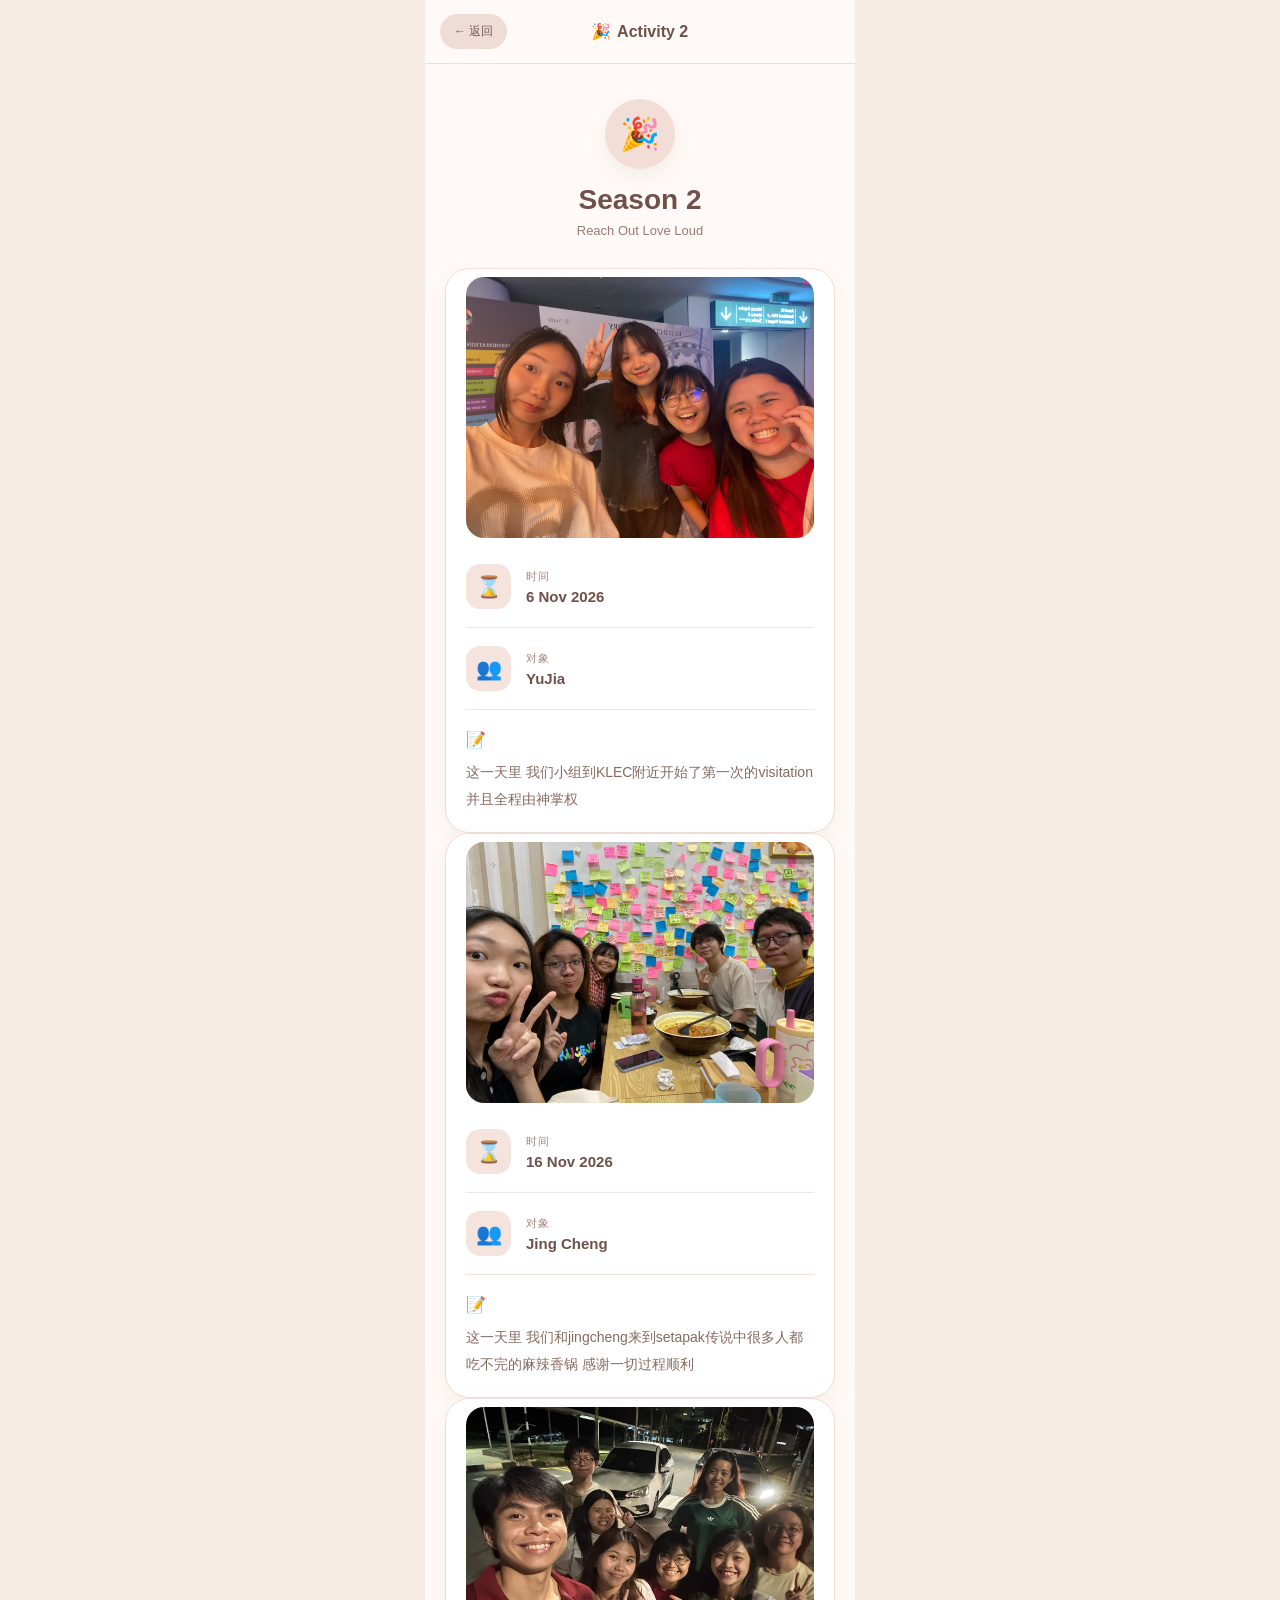
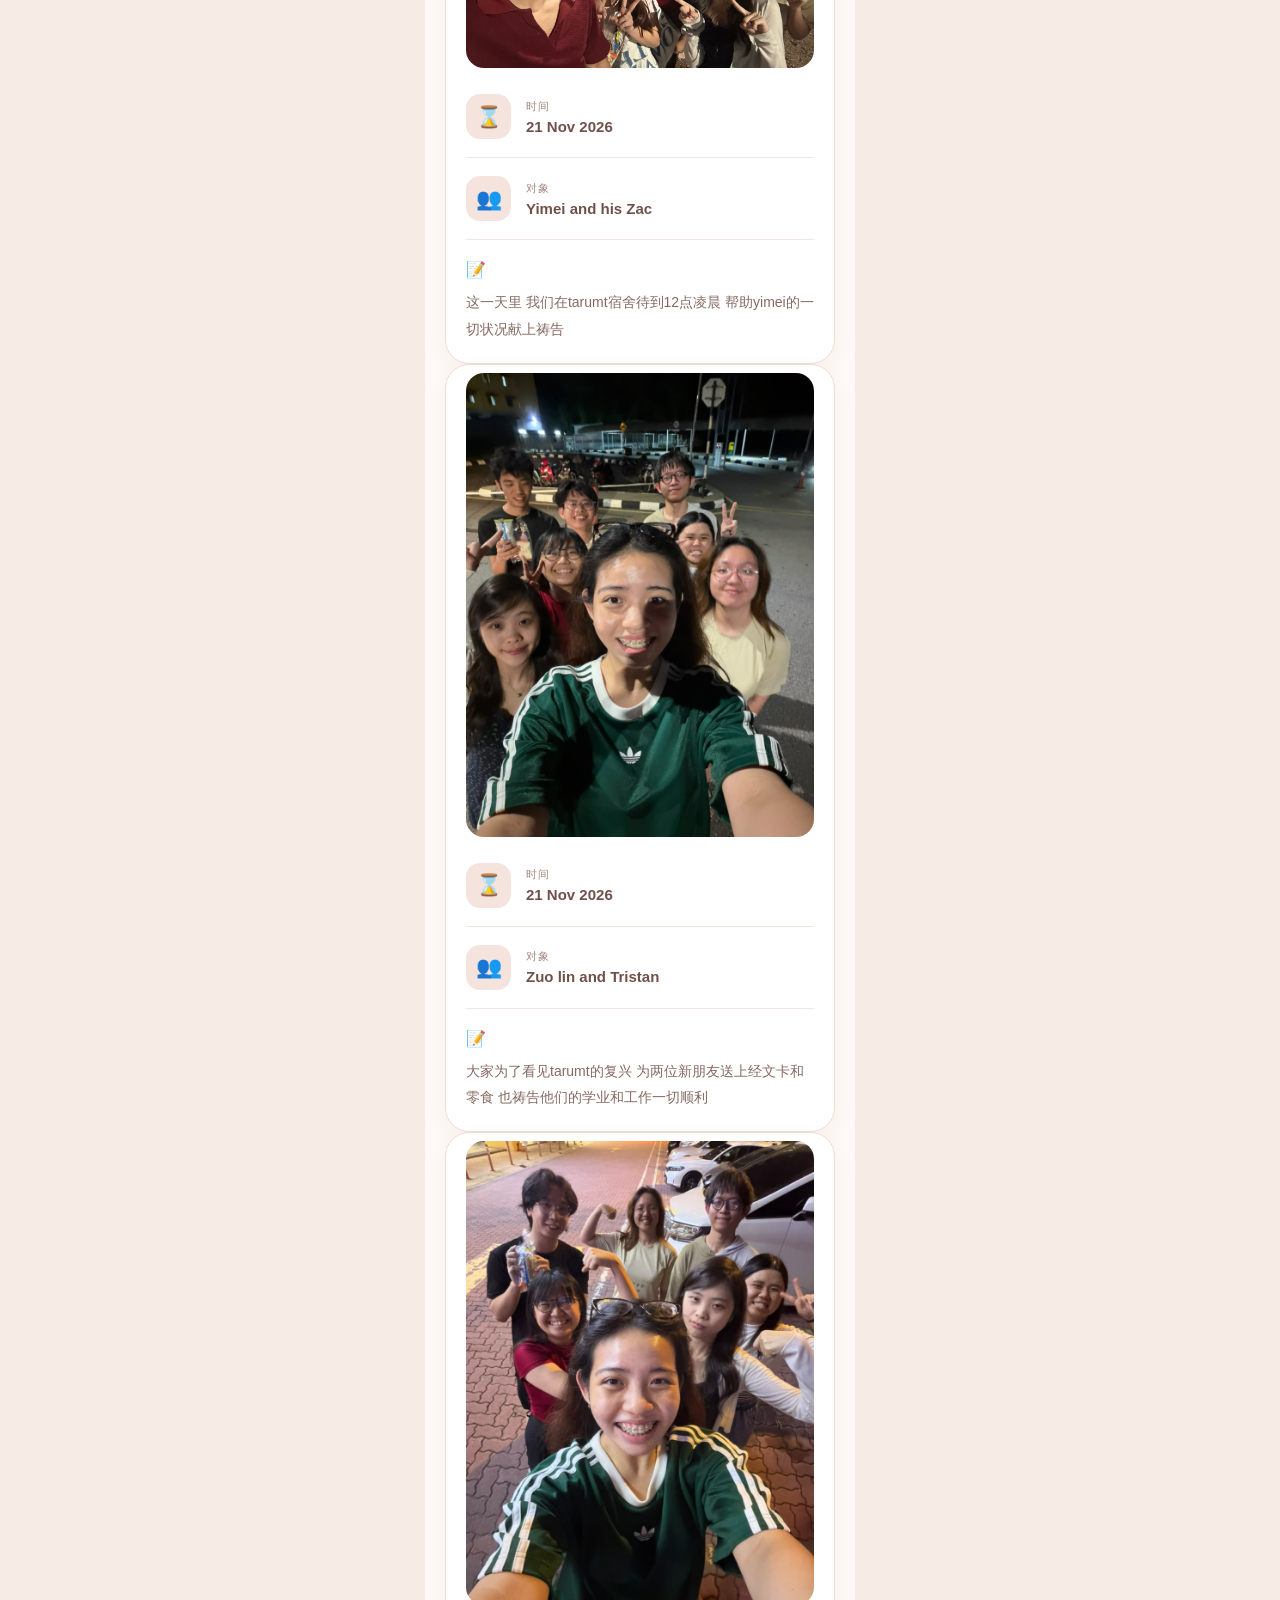
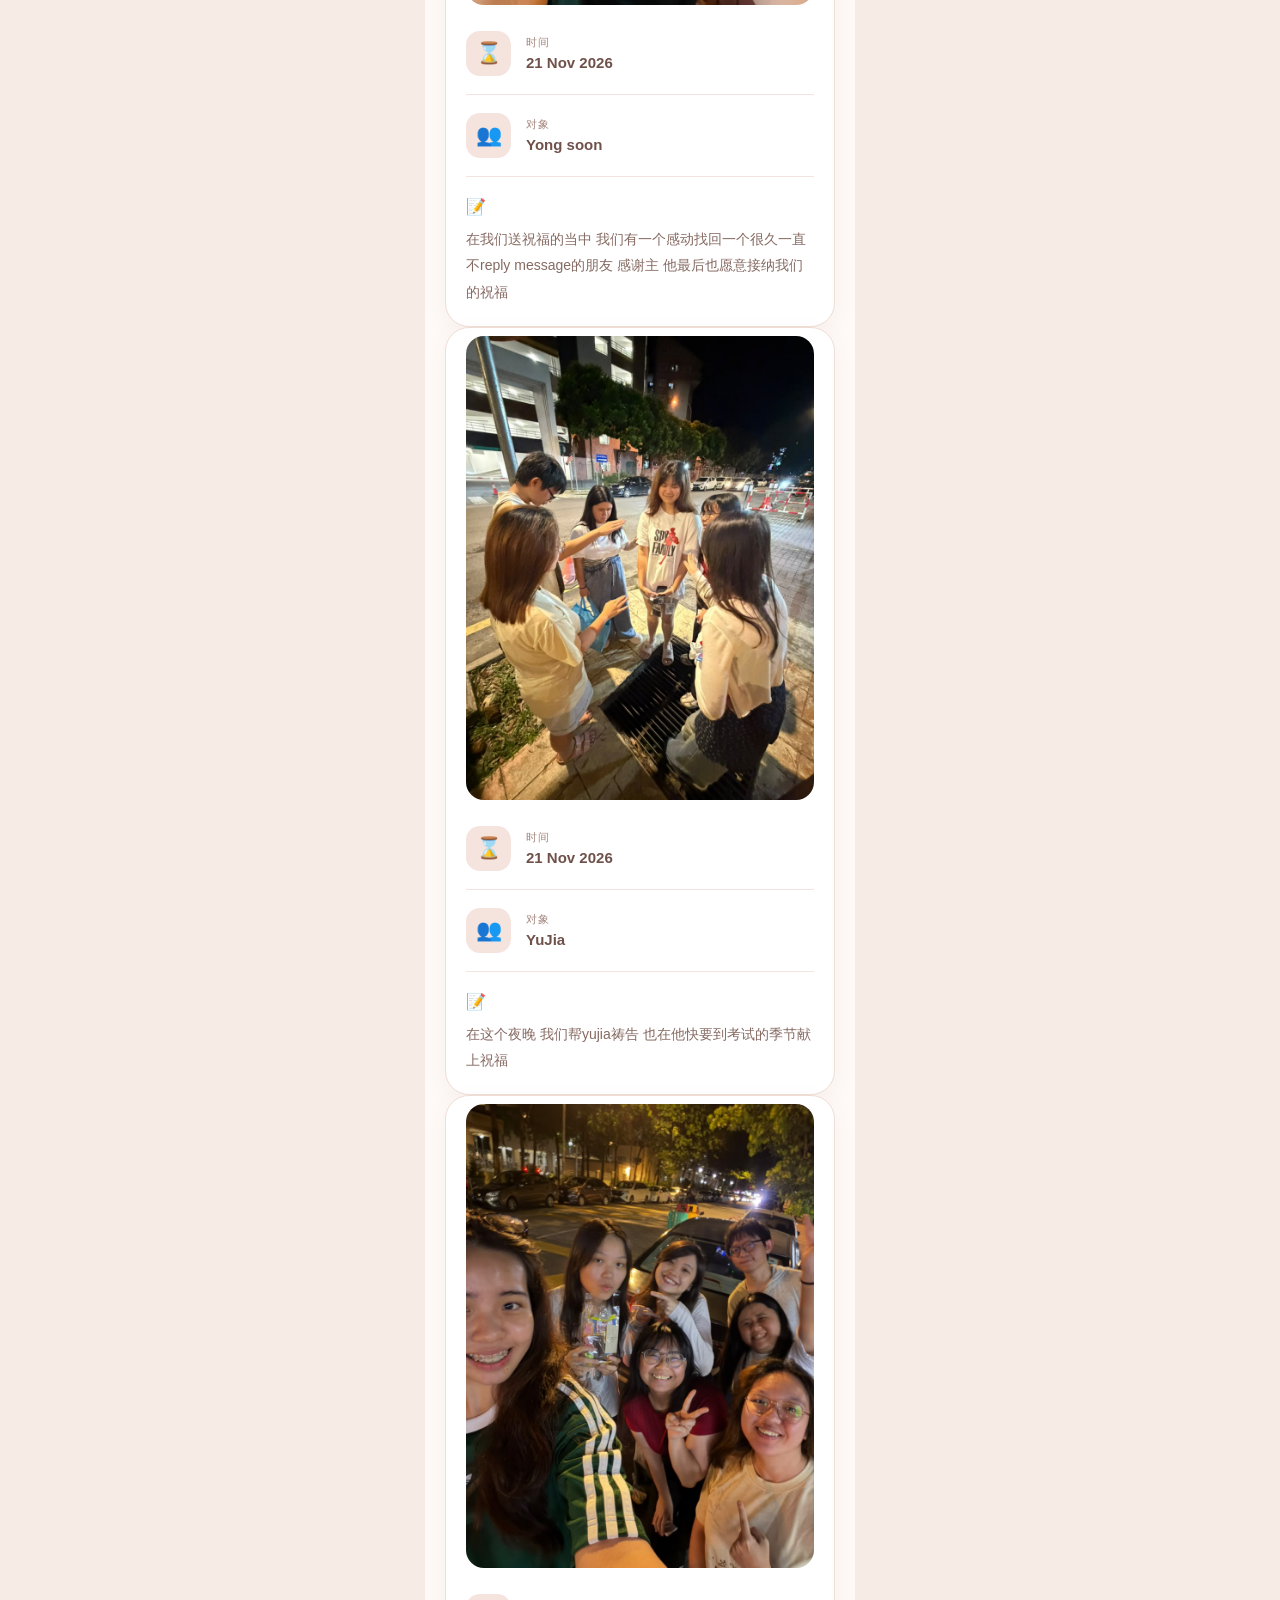
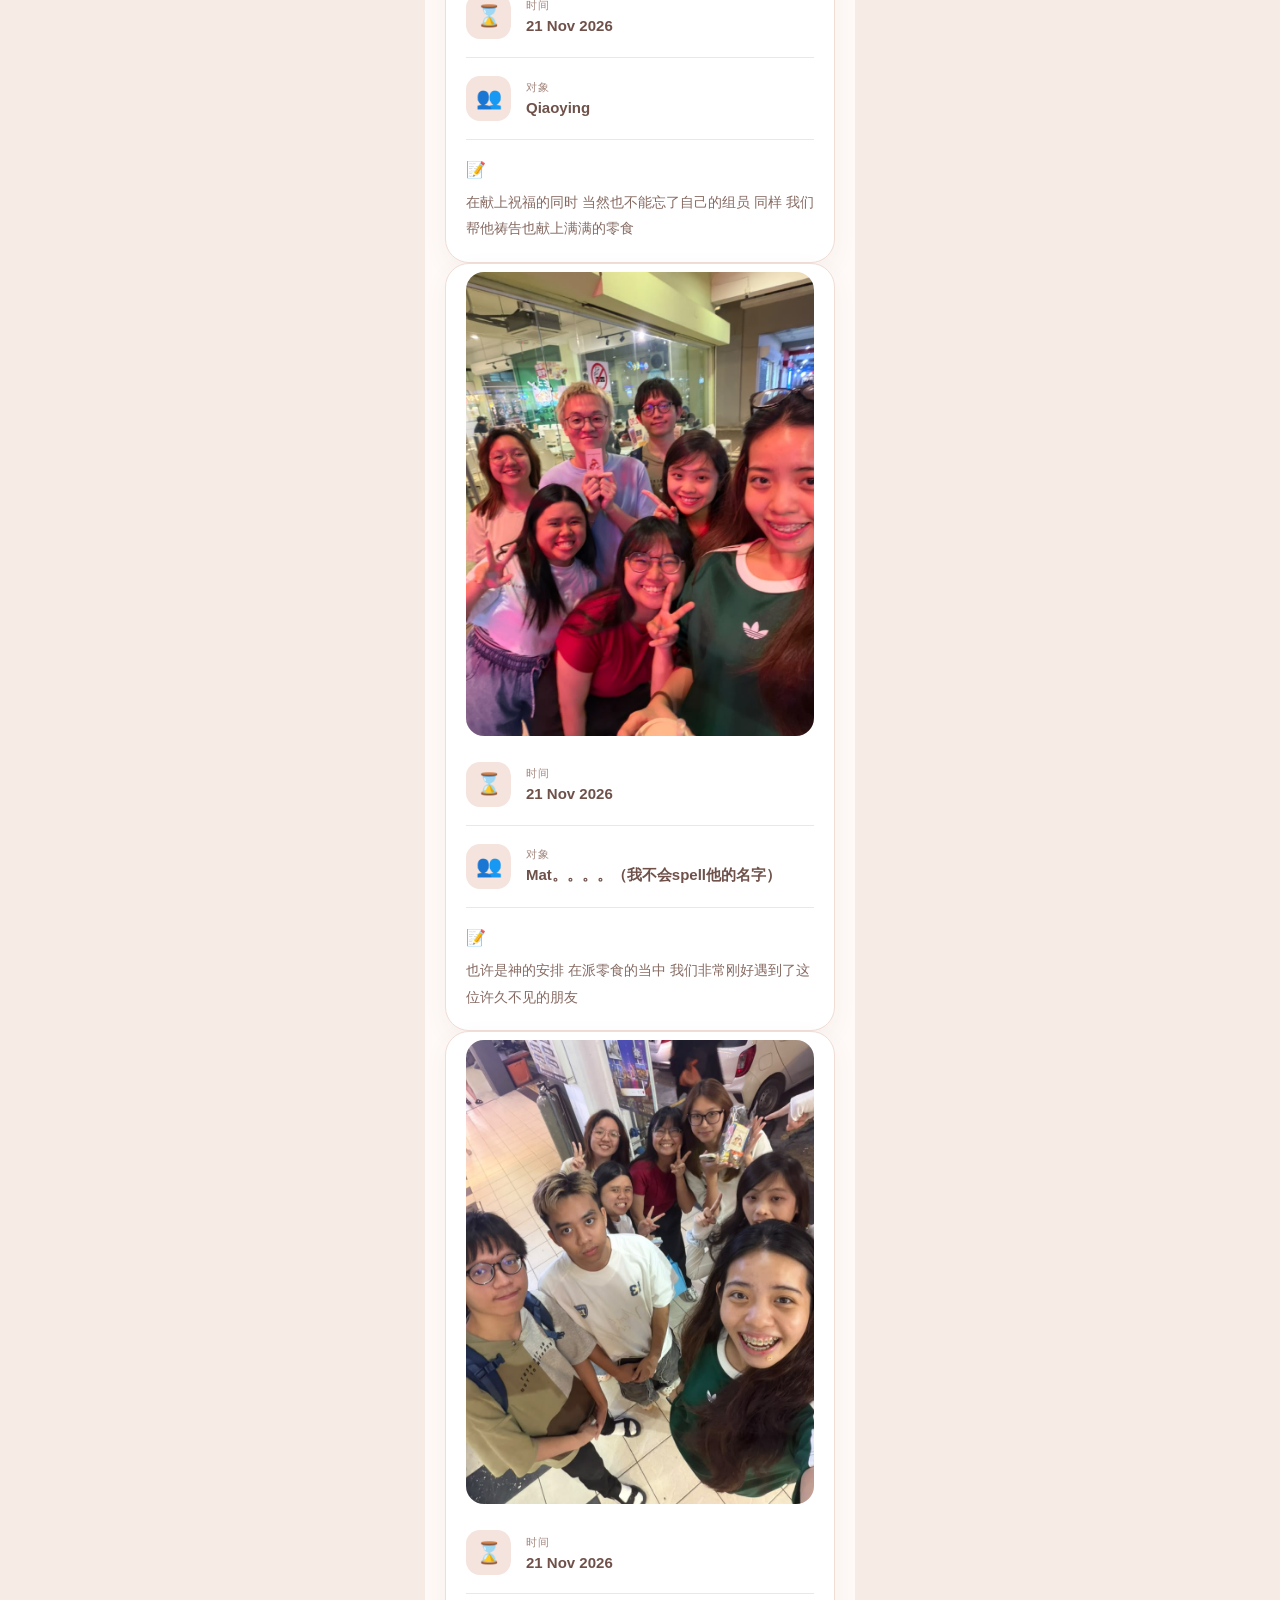
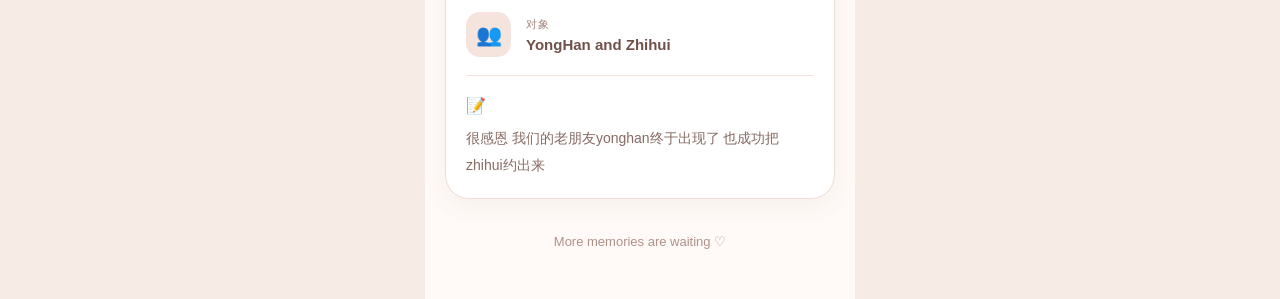
<file: activity2.html>
<!DOCTYPE html>
<html lang="en">

<head>

    <meta charset="UTF-8">

    <meta
        name="viewport"
        content="width=device-width, initial-scale=1.0"
    >

    <title>Activity 2</title>

    <link
        rel="stylesheet"
        href="style.css"
    >

</head>

<body class="activity-detail-body">

    <div class="activity-detail-page">

        <!-- Header -->
        <header class="activity-detail-header">

            <button
                id="activity-back"
                class="activity-back"
            >
                ← 返回
            </button>

            <div class="activity-detail-title">
                <span>🎉</span>
                Activity 2
            </div>

            <div class="activity-header-space"></div>

        </header>


        <!-- Main Content -->
        <main class="activity-detail-content">

            <div class="activity-detail-intro">

                <div class="activity-detail-icon">
                    🎉
                </div>

                <h1>Season 2</h1>

                <p>
                    Reach Out Love Loud
                </p>

            </div>


            <!-- Date -->
            <div class="activity-main-card">

                <div class="activity-image">
                    <img
                        src="event/S2E1.png"
                        alt="Activity 2"
                    >
                </div>

                <!-- Date -->
                <div class="activity-info-row">

                    <div class="activity-info-icon">
                        ⌛️
                    </div>

                    <div class="activity-info-text">

                        <div class="activity-info-label">
                            时间
                        </div>

                        <div class="activity-info-value">
                            6 Nov 2026
                        </div>

                    </div>

                </div>


                <!-- Target Person -->
                <div class="activity-info-row">

                    <div class="activity-info-icon">
                        👥
                    </div>

                    <div class="activity-info-text">

                        <div class="activity-info-label">
                            对象
                        </div>

                        <div class="activity-info-value">
                            YuJia
                        </div>

                    </div>

                </div>


                <!-- Description -->
                <div class="activity-description">

                    <div class="activity-description-title">
                        📝 
                    </div>

                    <p>
                        这一天里 我们小组到KLEC附近开始了第一次的visitation 并且全程由神掌权
                    </p>

                </div>

            </div>


            <div class="activity-main-card">

                <div class="activity-image">
                    <img
                        src="event/S2E2.png"
                        alt="Activity 2"
                    >
                </div>

                <!-- Date -->
                <div class="activity-info-row">

                    <div class="activity-info-icon">
                        ⌛️
                    </div>

                    <div class="activity-info-text">

                        <div class="activity-info-label">
                            时间
                        </div>

                        <div class="activity-info-value">
                            16 Nov 2026
                        </div>

                    </div>

                </div>


                <!-- Target Person -->
                <div class="activity-info-row">

                    <div class="activity-info-icon">
                        👥
                    </div>

                    <div class="activity-info-text">

                        <div class="activity-info-label">
                            对象
                        </div>

                        <div class="activity-info-value">
                            Jing Cheng
                        </div>

                    </div>

                </div>


                <!-- Description -->
                <div class="activity-description">

                    <div class="activity-description-title">
                        📝 
                    </div>

                    <p>
                        这一天里 我们和jingcheng来到setapak传说中很多人都吃不完的麻辣香锅 感谢一切过程顺利
                    </p>

                </div>

            </div>

            <div class="activity-main-card">

                <div class="activity-image">
                    <img
                        src="event/S2E3.png"
                        alt="Activity 3"
                    >
                </div>

                <!-- Date -->
                <div class="activity-info-row">

                    <div class="activity-info-icon">
                        ⌛️
                    </div>

                    <div class="activity-info-text">

                        <div class="activity-info-label">
                            时间
                        </div>

                        <div class="activity-info-value">
                            21 Nov 2026
                        </div>

                    </div>

                </div>


                <!-- Target Person -->
                <div class="activity-info-row">

                    <div class="activity-info-icon">
                        👥
                    </div>

                    <div class="activity-info-text">

                        <div class="activity-info-label">
                            对象
                        </div>

                        <div class="activity-info-value">
                            Yimei and his Zac
                        </div>

                    </div>

                </div>


                <!-- Description -->
                <div class="activity-description">

                    <div class="activity-description-title">
                        📝 
                    </div>

                    <p>
                        这一天里 我们在tarumt宿舍待到12点凌晨 帮助yimei的一切状况献上祷告
                    </p>

                </div>

            </div>

            <div class="activity-main-card">

                <div class="activity-image">
                    <img
                        src="event/S2E4.png"
                        alt="Activity 4"
                    >
                </div>

                <!-- Date -->
                <div class="activity-info-row">

                    <div class="activity-info-icon">
                        ⌛️
                    </div>

                    <div class="activity-info-text">

                        <div class="activity-info-label">
                            时间
                        </div>

                        <div class="activity-info-value">
                            21 Nov 2026
                        </div>

                    </div>

                </div>


                <!-- Target Person -->
                <div class="activity-info-row">

                    <div class="activity-info-icon">
                        👥
                    </div>

                    <div class="activity-info-text">

                        <div class="activity-info-label">
                            对象
                        </div>

                        <div class="activity-info-value">
                            Zuo lin and Tristan
                        </div>

                    </div>

                </div>


                <!-- Description -->
                <div class="activity-description">

                    <div class="activity-description-title">
                        📝 
                    </div>

                    <p>
                        大家为了看见tarumt的复兴 为两位新朋友送上经文卡和零食 也祷告他们的学业和工作一切顺利
                    </p>

                </div>

            </div>

            <div class="activity-main-card">

                <div class="activity-image">
                    <img
                        src="event/S2E5.png"
                        alt="Activity 5"
                    >
                </div>

                <!-- Date -->
                <div class="activity-info-row">

                    <div class="activity-info-icon">
                        ⌛️
                    </div>

                    <div class="activity-info-text">

                        <div class="activity-info-label">
                            时间
                        </div>

                        <div class="activity-info-value">
                            21 Nov 2026
                        </div>

                    </div>

                </div>


                <!-- Target Person -->
                <div class="activity-info-row">

                    <div class="activity-info-icon">
                        👥
                    </div>

                    <div class="activity-info-text">

                        <div class="activity-info-label">
                            对象
                        </div>

                        <div class="activity-info-value">
                            Yong soon
                        </div>

                    </div>

                </div>


                <!-- Description -->
                <div class="activity-description">

                    <div class="activity-description-title">
                        📝 
                    </div>

                    <p>
                        在我们送祝福的当中 我们有一个感动找回一个很久一直不reply message的朋友 感谢主 他最后也愿意接纳我们的祝福
                    </p>

                </div>

            </div>

            <div class="activity-main-card">

                <div class="activity-image">
                    <img
                        src="event/S2E6.png"
                        alt="Activity 6"
                    >
                </div>

                <!-- Date -->
                <div class="activity-info-row">

                    <div class="activity-info-icon">
                        ⌛️
                    </div>

                    <div class="activity-info-text">

                        <div class="activity-info-label">
                            时间
                        </div>

                        <div class="activity-info-value">
                            21 Nov 2026
                        </div>

                    </div>

                </div>


                <!-- Target Person -->
                <div class="activity-info-row">

                    <div class="activity-info-icon">
                        👥
                    </div>

                    <div class="activity-info-text">

                        <div class="activity-info-label">
                            对象
                        </div>

                        <div class="activity-info-value">
                            YuJia
                        </div>

                    </div>

                </div>


                <!-- Description -->
                <div class="activity-description">

                    <div class="activity-description-title">
                        📝 
                    </div>

                    <p>
                        在这个夜晚 我们帮yujia祷告 也在他快要到考试的季节献上祝福
                    </p>

                </div>

            </div>


            <div class="activity-main-card">

                <div class="activity-image">
                    <img
                        src="event/S2E7.png"
                        alt="Activity 7"
                    >
                </div>

                <!-- Date -->
                <div class="activity-info-row">

                    <div class="activity-info-icon">
                        ⌛️
                    </div>

                    <div class="activity-info-text">

                        <div class="activity-info-label">
                            时间
                        </div>

                        <div class="activity-info-value">
                            21 Nov 2026
                        </div>

                    </div>

                </div>


                <!-- Target Person -->
                <div class="activity-info-row">

                    <div class="activity-info-icon">
                        👥
                    </div>

                    <div class="activity-info-text">

                        <div class="activity-info-label">
                            对象
                        </div>

                        <div class="activity-info-value">
                            Qiaoying
                        </div>

                    </div>

                </div>


                <!-- Description -->
                <div class="activity-description">

                    <div class="activity-description-title">
                        📝 
                    </div>

                    <p>
                        在献上祝福的同时 当然也不能忘了自己的组员 同样 我们帮他祷告也献上满满的零食
                    </p>

                </div>

            </div>

            <div class="activity-main-card">

                <div class="activity-image">
                    <img
                        src="event/S2E8.png"
                        alt="Activity 8"
                    >
                </div>

                <!-- Date -->
                <div class="activity-info-row">

                    <div class="activity-info-icon">
                        ⌛️
                    </div>

                    <div class="activity-info-text">

                        <div class="activity-info-label">
                            时间
                        </div>

                        <div class="activity-info-value">
                            21 Nov 2026
                        </div>

                    </div>

                </div>


                <!-- Target Person -->
                <div class="activity-info-row">

                    <div class="activity-info-icon">
                        👥
                    </div>

                    <div class="activity-info-text">

                        <div class="activity-info-label">
                            对象
                        </div>

                        <div class="activity-info-value">
                            Mat。。。。（我不会spell他的名字）
                        </div>

                    </div>

                </div>


                <!-- Description -->
                <div class="activity-description">

                    <div class="activity-description-title">
                        📝 
                    </div>

                    <p>
                        也许是神的安排 在派零食的当中 我们非常刚好遇到了这位许久不见的朋友
                    </p>

                </div>

            </div>

            <div class="activity-main-card">

                <div class="activity-image">
                    <img
                        src="event/S2E9.png"
                        alt="Activity 9"
                    >
                </div>

                <!-- Date -->
                <div class="activity-info-row">

                    <div class="activity-info-icon">
                        ⌛️
                    </div>

                    <div class="activity-info-text">

                        <div class="activity-info-label">
                            时间
                        </div>

                        <div class="activity-info-value">
                            21 Nov 2026
                        </div>

                    </div>

                </div>


                <!-- Target Person -->
                <div class="activity-info-row">

                    <div class="activity-info-icon">
                        👥
                    </div>

                    <div class="activity-info-text">

                        <div class="activity-info-label">
                            对象
                        </div>

                        <div class="activity-info-value">
                            YongHan and Zhihui
                        </div>

                    </div>

                </div>


                <!-- Description -->
                <div class="activity-description">

                    <div class="activity-description-title">
                        📝 
                    </div>

                    <p>
                        很感恩 我们的老朋友yonghan终于出现了 也成功把zhihui约出来
                    </p>

                </div>

            </div>

            <!-- Bottom -->
            <div class="activity-detail-end">

                <p>
                    More memories are waiting ♡
                </p>

            </div>

        </main>

    </div>


    <script>

        const activityBack =
            document.getElementById("activity-back");

        activityBack.addEventListener(
            "click",
            function () {

                window.location.href =
                    "index.html?from=activities";

            }
        );

    </script>

</body>

</html>
</file>
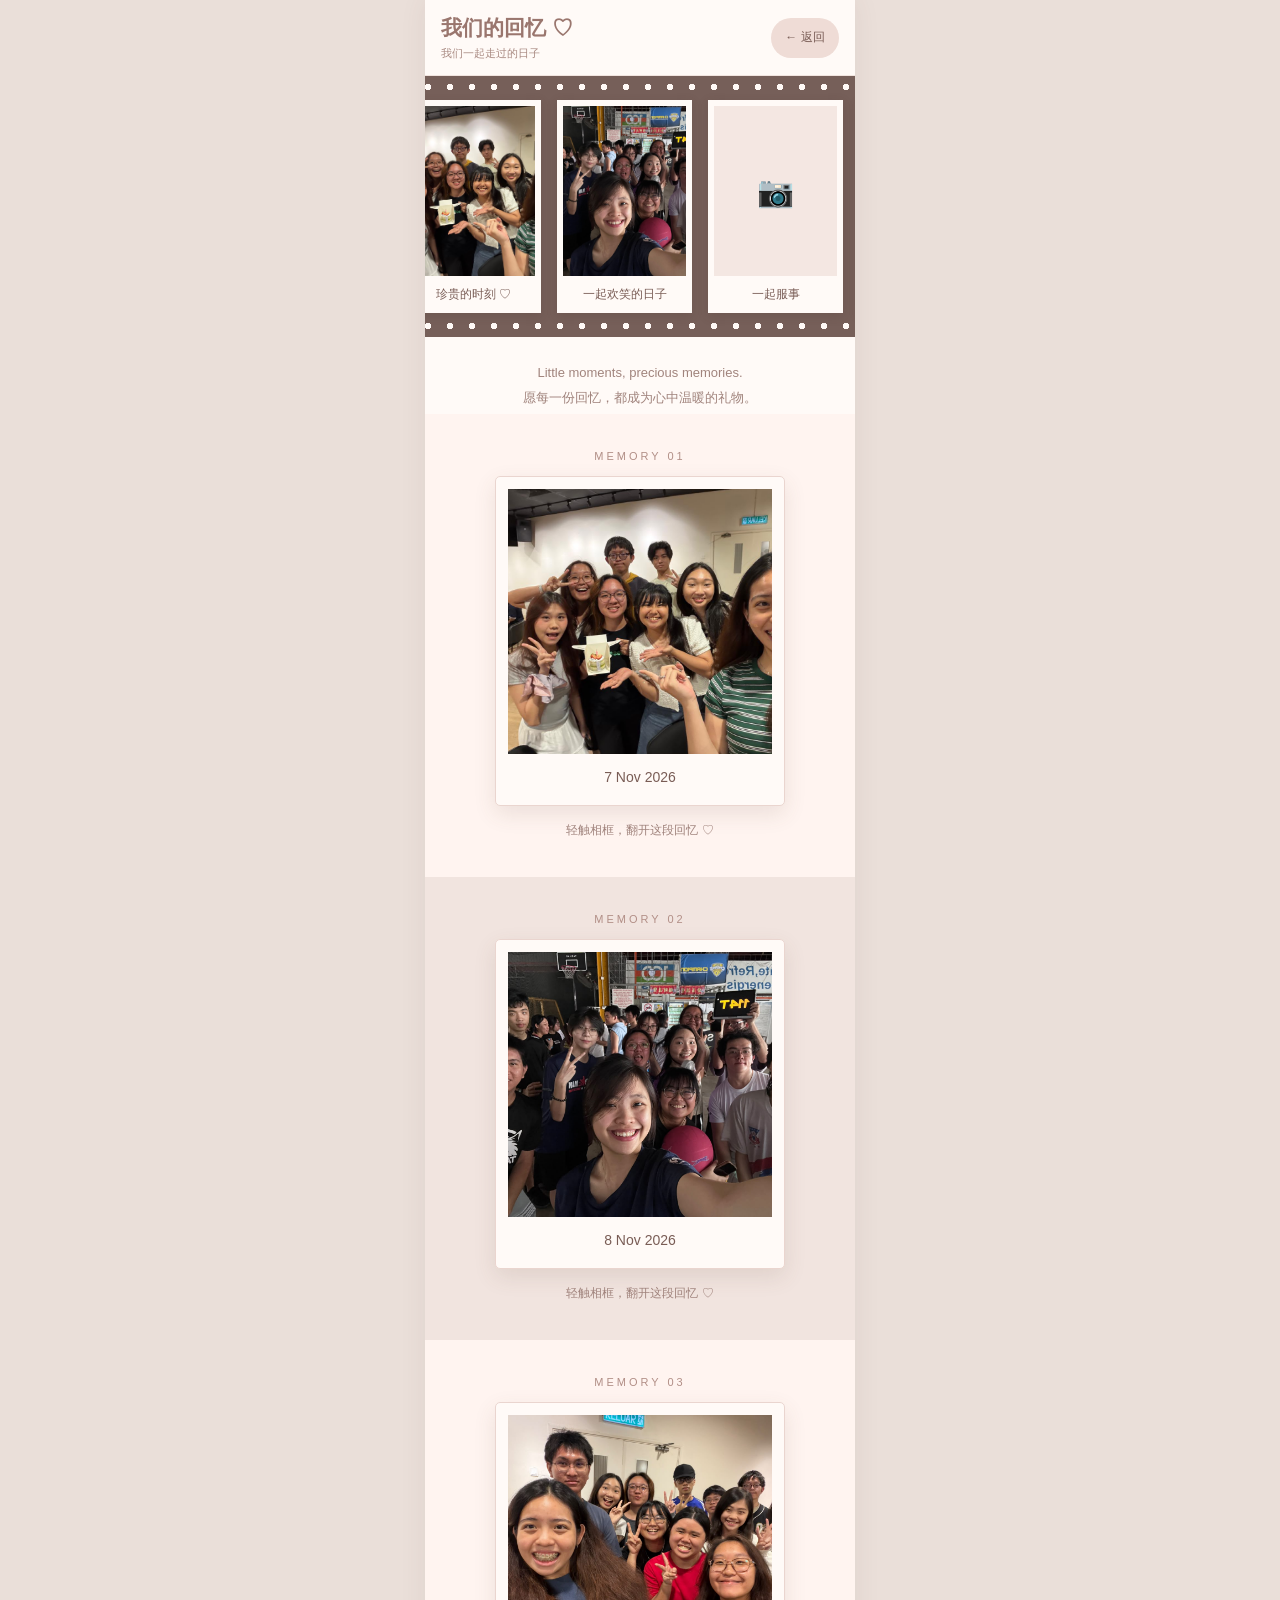
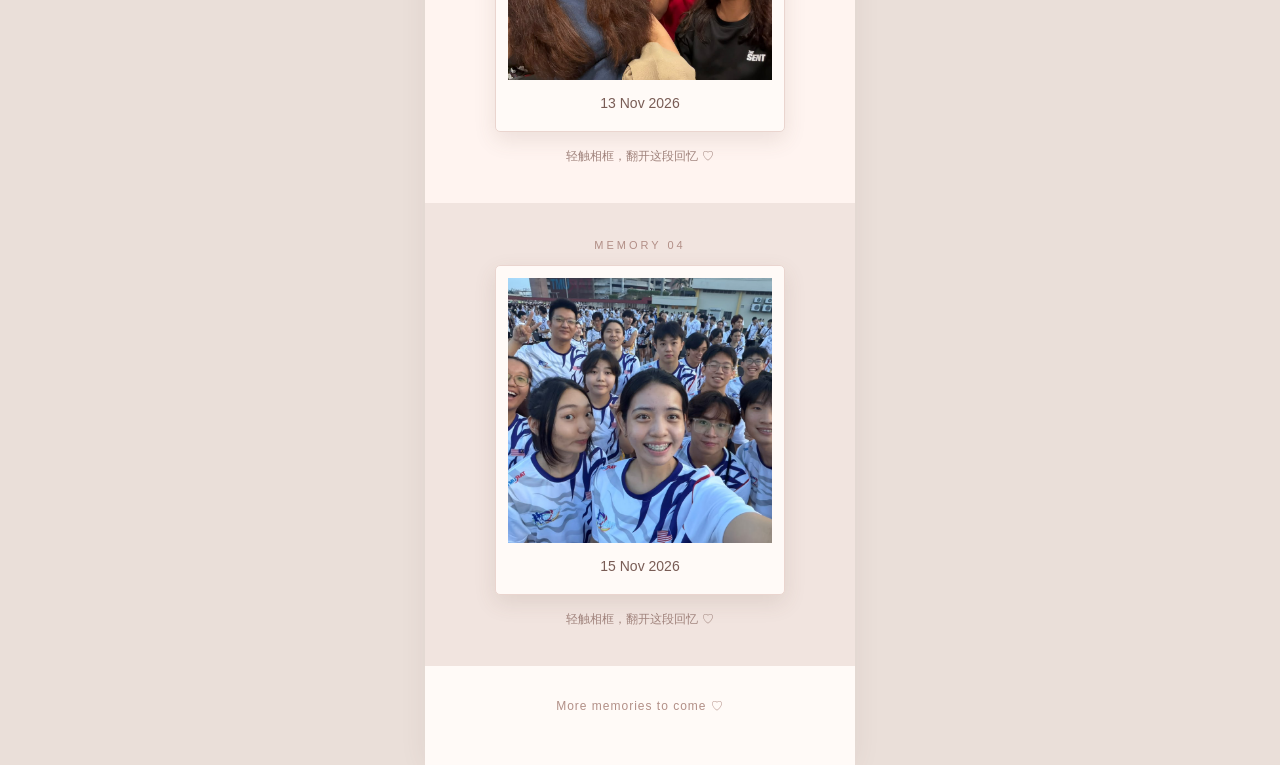
<file: memories.html>
<!DOCTYPE html>
<html lang="zh-CN">

<head>

    <meta charset="UTF-8">

    <meta
        name="viewport"
        content="width=device-width, initial-scale=1.0"
    >

    <title>我们的回忆</title>

    <link
        rel="stylesheet"
        href="style.css"
    >

</head>


<body class="memories-body">

    <div class="memories-page">


        <!-- =========================================
             HEADER
             ========================================= -->

        <header class="memories-header">

            <div class="memories-header-title">

                <h1>
                    我们的回忆 ♡
                </h1>

                <p>
                    我们一起走过的日子
                </p>

            </div>


            <button
                id="memories-back"
                class="memories-back"
            >
                ← 返回
            </button>

        </header>



        <!-- =========================================
             FILM STRIP
             ========================================= -->

        <section
            class="memory-film-viewport"
            id="memory-film-viewport"
        >

            <div
                class="memory-film-track"
                id="memory-film-track"
            >

                <div
                    class="memory-film-set"
                    id="memory-film-set"
                >

                    <article class="memory-film-photo">

                        <div class="memory-placeholder">
                            <img src="photo/image1-V.jpeg" alt="">
                        </div>

                        <div class="memory-film-caption">
                            珍贵的时刻 ♡
                        </div>

                    </article>


                    <article class="memory-film-photo">

                        <div class="memory-placeholder">
                            <img src="photo/image2-V.jpeg" alt="">
                        </div>

                        <div class="memory-film-caption">
                            一起欢笑的日子
                        </div>

                    </article>


                    <article class="memory-film-photo">

                        <div class="memory-placeholder">
                            📷
                        </div>

                        <div class="memory-film-caption">
                            一起服事
                        </div>

                    </article>


                    <article class="memory-film-photo">

                        <div class="memory-placeholder">
                            📷
                        </div>

                        <div class="memory-film-caption">
                            我们的活动
                        </div>

                    </article>


                    <article class="memory-film-photo">

                        <div class="memory-placeholder">
                            📷
                        </div>

                        <div class="memory-film-caption">
                            永远珍藏 ♡
                        </div>

                    </article>

                </div>

            </div>

        </section>


        <p class="memories-intro">

            Little moments, precious memories.<br>

            愿每一份回忆，都成为心中温暖的礼物。

        </p>



        <!-- =========================================
             MEMORY 01
             ========================================= -->

        <section class="memory-section">

            <p class="memory-section-number">
                MEMORY 01
            </p>

            <button
                class="memory-flip-frame"
                type="button"
                aria-pressed="false"
            >

                <span class="memory-flip-inner">


                    <!-- FRONT -->

                    <span class="memory-flip-front">

                        <span class="memory-photo-placeholder">
                            <img src="photo/image1-V.jpeg" alt="">
                        </span>

                        <span class="memory-frame-caption">
                            7 Nov 2026
                        </span>

                    </span>


                    <!-- BACK -->

                    <span class="memory-flip-back">

                        <span class="memory-frame-date">
                            Qian Wen 生日
                        </span>

                        <span class="memory-frame-text">
                            这一天，我们提前一起庆祝了 QianWen 的生日。虽然不是正式的生日当天，但大家还是特地聚在一起，为她准备了一个小小的庆祝。一起聊天、一起拍照，也留下了属于我们的一份特别回忆。🎂🎉
                        </span>

                    </span>

                </span>

            </button>


            <p class="memory-flip-hint">
                轻触相框，翻开这段回忆 ♡
            </p>

        </section>



        <!-- =========================================
             MEMORY 02
             ========================================= -->

        <section class="memory-section memory-section-alt">

            <p class="memory-section-number">
                MEMORY 02
            </p>

            <button
                class="memory-flip-frame"
                type="button"
                aria-pressed="false"
            >

                <span class="memory-flip-inner">


                    <span class="memory-flip-front">

                        <span class="memory-photo-placeholder">
                            <img src="photo/image2-V.jpeg" alt="">
                        </span>

                        <span class="memory-frame-caption">
                            8 Nov 2026
                        </span>

                    </span>


                    <span class="memory-flip-back">

                        <span class="memory-frame-date">
                            Captain Ball 1.0
                        </span>

                        <span class="memory-frame-text">
                            恭喜我们的 Captain Ball 拿下第一名！🏆🎉  
大家一起冲、一起喊、一起拼，最后真的拿到冠军了！这一场真的打得很爽，也留下了一个很值得纪念的回忆！🔥
                        </span>

                    </span>

                </span>

            </button>


            <p class="memory-flip-hint">
                轻触相框，翻开这段回忆 ♡
            </p>

        </section>



        <!-- =========================================
             MEMORY 03
             ========================================= -->

        <section class="memory-section">

            <p class="memory-section-number">
                MEMORY 03
            </p>


            <button
                class="memory-flip-frame"
                type="button"
                aria-pressed="false"
            >

                <span class="memory-flip-inner">


                    <span class="memory-flip-front">

                        <span class="memory-photo-placeholder">
                            <img src="photo/image3-V.png" alt="">
                        </span>

                        <span class="memory-frame-caption">
                            13 Nov 2026
                        </span>

                    </span>


                    <span class="memory-flip-back">

                        <span class="memory-frame-date">
                            小组combine突破12人 
                        </span>

                        <span class="memory-frame-text">
                            这一天，我们从讲师的分享中更认识了 EQ 的重要性，也学到了很多关于人与人相处的东西。最特别的是，这是我们小组第一次 12 个人出现！✨ 一起学习、一起交流，也留下了一次很特别的回忆。❤️
                        </span>

                    </span>

                </span>

            </button>


            <p class="memory-flip-hint">
                轻触相框，翻开这段回忆 ♡
            </p>

        </section>



        <!-- =========================================
             MEMORY 04
             ========================================= -->

        <section class="memory-section memory-section-alt">

            <p class="memory-section-number">
                MEMORY 04
            </p>


            


            <button
                class="memory-flip-frame"
                type="button"
                aria-pressed="false"
            >

                <span class="memory-flip-inner">


                    <span class="memory-flip-front">

                        <span class="memory-photo-placeholder">
                            <img src="photo/image4-V.png" alt="">
                        </span>

                        <span class="memory-frame-caption">
                            15 Nov 2026
                        </span>

                    </span>


                    <span class="memory-flip-back">

                        <span class="memory-frame-date">
                            Tarcian Run
                        </span>

                        <span class="memory-frame-text">
                            这一天，我们一起参加了 TARCian Run！🏃‍♂️🏃‍♀️  
虽然一路上有点累，但大家一起跑、一起聊天，也互相加油打气。比起跑了多远，能够和一群朋友一起完成这段路程，才是最值得留下的回忆。❤️
                        </span>

                    </span>

                </span>

            </button>


            <p class="memory-flip-hint">
                轻触相框，翻开这段回忆 ♡
            </p>

        </section>



        <!-- =========================================
             END
             ========================================= -->

        <div class="memories-end">

            <p>
                More memories to come ♡
            </p>

        </div>


    </div>



    <script>

        /* =========================================
           BACK BUTTON
           ========================================= */

        const memoriesBack =
            document.getElementById(
                "memories-back"
            );

        memoriesBack.addEventListener(
            "click",
            function () {
                window.location.href =
                    "index.html?from=memories";
            }
        );



        /* =========================================
           FLIP FRAMES
           ========================================= */

        const memoryFrames =
            document.querySelectorAll(
                ".memory-flip-frame"
            );


        memoryFrames.forEach(
            function (frame) {

                frame.addEventListener(
                    "click",
                    function () {

                        const isFlipped =
                            frame.classList.toggle(
                                "is-flipped"
                            );


                        frame.setAttribute(
                            "aria-pressed",
                            String(isFlipped)
                        );

                    }
                );

            }
        );



        /* =========================================
           FILM STRIP
           ========================================= */

        const filmViewport =
            document.getElementById(
                "memory-film-viewport"
            );

        const filmTrack =
            document.getElementById(
                "memory-film-track"
            );

        const originalFilmSet =
            document.getElementById(
                "memory-film-set"
            );


        if (
            filmViewport &&
            filmTrack &&
            originalFilmSet
        ) {

            const clone =
                originalFilmSet.cloneNode(
                    true
                );


            clone.removeAttribute(
                "id"
            );


            clone.setAttribute(
                "aria-hidden",
                "true"
            );


            filmTrack.appendChild(
                clone
            );


            const speed = 25;

            let lastTime = 0;

            let distance = 0;

            let resumeTimer = null;


            function animate(time) {

                if (!lastTime) {

                    lastTime = time;

                }


                const delta =
                    Math.min(
                        (time - lastTime) / 1000,
                        0.05
                    );


                lastTime = time;


                if (!document.hidden) {

                    const loopWidth =
                        originalFilmSet
                            .getBoundingClientRect()
                            .width + 16;


                    if (loopWidth > 0) {

                        distance +=
                            speed * delta;


                        if (
                            distance >=
                            loopWidth
                        ) {

                            distance -=
                                loopWidth;

                        }


                        if (!resumeTimer) {

                            filmViewport.scrollLeft =
                                distance;

                        }

                    }

                }


                requestAnimationFrame(
                    animate
                );

            }


            function pauseThenResume() {

                clearTimeout(
                    resumeTimer
                );


                resumeTimer =
                    setTimeout(
                        function () {

                            distance =
                                filmViewport.scrollLeft;

                            resumeTimer =
                                null;

                            lastTime = 0;

                        },
                        1800
                    );

            }


            filmViewport.addEventListener(
                "touchstart",
                pauseThenResume,
                {
                    passive:true
                }
            );


            filmViewport.addEventListener(
                "touchend",
                pauseThenResume,
                {
                    passive:true
                }
            );


            filmViewport.addEventListener(
                "pointerdown",
                pauseThenResume
            );


            window.addEventListener(
                "pointerup",
                pauseThenResume
            );


            document.addEventListener(
                "visibilitychange",
                function () {

                    lastTime = 0;

                }
            );


            requestAnimationFrame(
                animate
            );

        }

    </script>

</body>

</html>
</file>
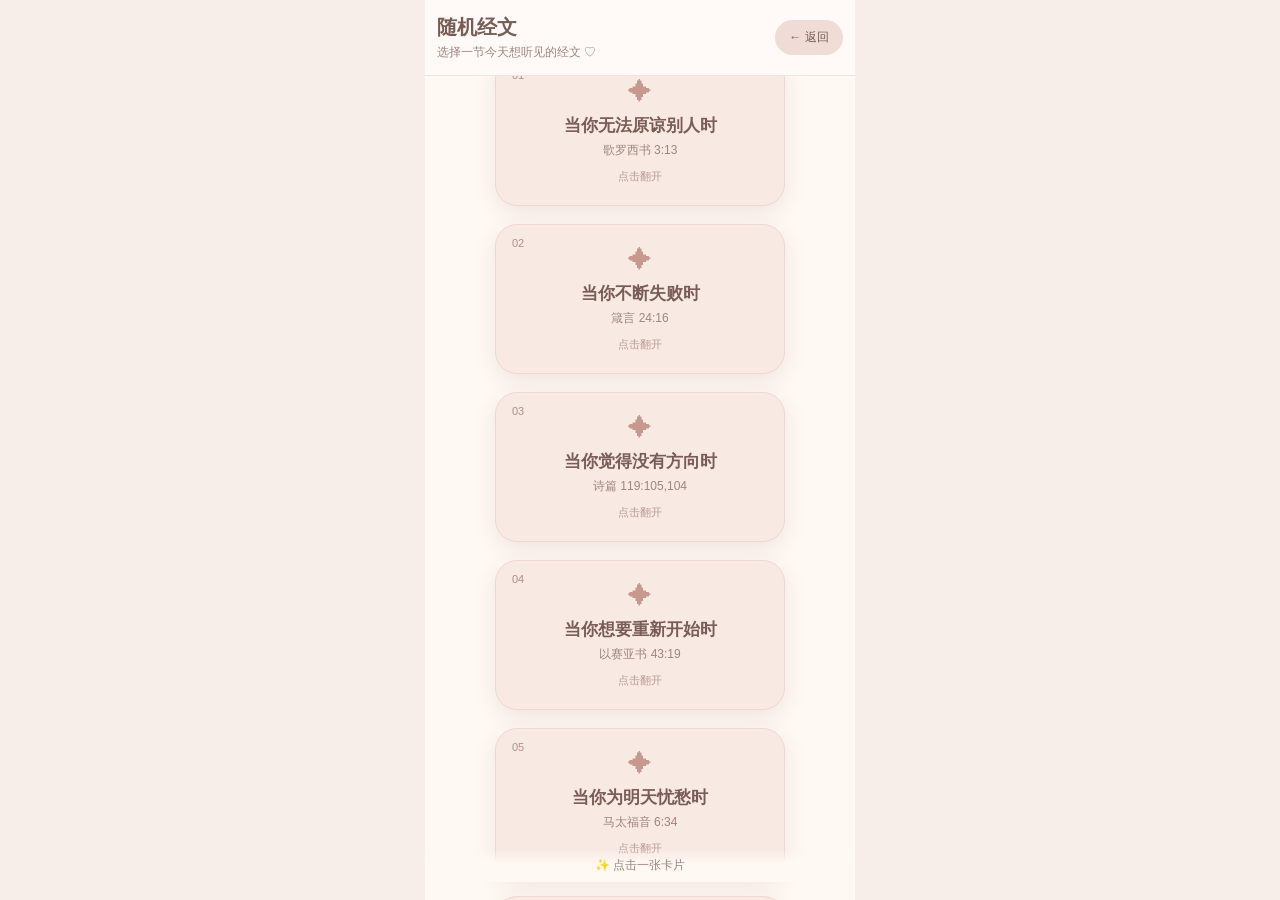
<file: random-verse.html>
<!DOCTYPE html>
<html lang="zh-CN">

<head>

    <meta charset="UTF-8">

    <meta
        name="viewport"
        content="width=device-width, initial-scale=1.0"
    >

    <title>随机经文</title>

    <link
        rel="stylesheet"
        href="style.css"
    >

    <style>
        html {
            scroll-behavior: auto;
        }
    </style>
</head>


<body class="random-verse-body">


    <div class="random-verse-page">

        <div class="random-verse-header">

            <div>
                <h2>随机经文</h2>
                <p>选择一节今天想听见的经文 ♡</p>
            </div>

            <button id="random-verse-back" class="random-verse-back">
                ← 返回
            </button>

        </div>


        <div
            id="random-verse-container"
            class="random-verse-container"
        >

            <div
                id="random-verse-track"
                class="random-verse-track"
            ></div>

        </div>


        <div
            id="random-verse-hint"
            class="random-verse-hint"
        >
            ✨ 点击一张卡片
        </div>

    </div>


    <script
        type="module"
        src="random-verse.js"
    ></script>

</body>

</html>
</file>
<file: style.css>
/* ================================
   Basic
================================ */

* {
    box-sizing: border-box;
    margin: 0;
    padding: 0;
}

html {
    scroll-behavior: smooth;
    scroll-padding: 100px;
}

body {
    font-family: "Noto Sans SC", "Microsoft YaHei", sans-serif;
    background: #f8eee9;
    color: #6b4b42;
}


/* ================================
   Phone Layout
================================ */

body {
    min-height: 100vh;
}

.opening-page,
.main-page {
    width: 100%;
    max-width: 430px;
    margin: 0 auto;
}


/* ================================
   Opening Page
================================ */

.opening-page {
    min-height: 100vh;
    min-height: 100dvh;

    display: flex;
    align-items: center;
    justify-content: center;

    padding: 30px 24px;

    background:
        radial-gradient(
            circle at top left,
            #f7d8dc 0%,
            transparent 35%
        ),
        #f8eee9;
}

.opening-content {
    width: 100%;
    text-align: center;

    padding: 50px 25px;

    background: rgba(255, 250, 247, 0.8);

    border-radius: 30px;

    box-shadow:
        0 15px 40px rgba(126, 86, 76, 0.12);
}

.opening-decoration {
    font-size: 42px;
    margin-bottom: 20px;
}

.opening-content h1 {
    font-size: 30px;
    font-weight: 700;

    color: #80584e;

    margin-bottom: 18px;
}

.opening-content p {
    font-size: 15px;
    line-height: 1.9;

    color: #96736b;

    margin-bottom: 35px;
}


/* ================================
   Open Button
================================ */

#open-button {
    border: none;

    padding: 13px 42px;

    border-radius: 999px;

    background: #d9949d;
    color: white;

    font-size: 16px;
    font-weight: 600;

    cursor: pointer;

    box-shadow:
        0 8px 18px rgba(190, 112, 124, 0.25);

    transition:
        transform 0.2s ease,
        box-shadow 0.2s ease;
}

#open-button:hover {
    transform: translateY(-2px);

    box-shadow:
        0 11px 22px rgba(190, 112, 124, 0.3);
}

#open-button:active {
    transform: scale(0.96);
}


/* ================================
   Sticky Navbar
================================ */

/* ================================
   Navbar
================================ */

.navbar {
    position: sticky;
    top: 0;

    z-index: 1000;

    width: 100%;
    max-width: 430px;

    margin: 0 auto;

    background: rgba(255, 248, 245, 0.94);

    backdrop-filter: blur(12px);
    -webkit-backdrop-filter: blur(12px);

    border-bottom:
        1px solid rgba(128, 88, 78, 0.08);

    box-shadow:
        0 5px 20px rgba(126, 86, 76, 0.06);
}


/* ================================
   Navbar Inner
================================ */

.navbar-inner {
    height: 62px;

    padding: 0 16px;

    display: flex;

    align-items: center;
    justify-content: space-between;
}


/* ================================
   Logo
================================ */

.navbar-logo {

    display: flex;

    align-items: center;

    gap: 6px;

    color: #80584e;

    font-size: 17px;

    font-weight: 700;
}


/* ================================
   Navbar Actions
================================ */

.navbar-actions{display:flex;align-items:center;gap:4px;}

/* ================================
   Profile Button
================================ */



.profile-button:active {

    transform: scale(0.92);
}


/* ================================
   Menu Button
================================ */



.menu-button:active {

    transform: scale(0.92);
}


/* button */
.online-button,.profile-button,.menu-button{width:36px;height:36px;padding:0;border:none;background:transparent;border-radius:50%;font-size:18px;cursor:pointer;display:flex;align-items:center;justify-content:center;}
.online-button:hover,.profile-button:hover,.menu-button:hover{background:#fff0f2;}

/* ================================
   Navigation Menu
================================ */

.nav-menu {

    display: none;

    flex-direction: column;

    gap: 7px;

    padding: 10px 14px 15px;

    background: rgba(255, 248, 245, 0.98);

    animation:
        navSlideDown 0.22s ease;
}


.nav-menu.active {

    display: flex;
}


/* ================================
   Navigation Links
================================ */

.nav-menu a {

    display: flex;

    align-items: center;

    gap: 10px;

    padding: 12px 14px;

    border-radius: 15px;

    text-decoration: none;

    color: #795950;

    font-size: 14px;

    font-weight: 500;

    background: #fff;

    border:
        1px solid rgba(128, 88, 78, 0.06);

    box-shadow:
        0 3px 10px rgba(126, 86, 76, 0.04);

    transition:
        transform 0.18s ease,
        background 0.18s ease,
        box-shadow 0.18s ease;
}


.nav-menu a span {

    width: 28px;
    height: 28px;

    display: flex;

    align-items: center;
    justify-content: center;

    border-radius: 10px;

    background: #f8e3e3;

    font-size: 15px;
}


.nav-menu a:hover {

    transform: translateX(3px);

    background: #fff7f5;

    box-shadow:
        0 5px 14px rgba(126, 86, 76, 0.08);
}


/* ================================
   Navigation Animation
================================ */

@keyframes navSlideDown {

    from {

        opacity: 0;

        transform:
            translateY(-8px);

    }

    to {

        opacity: 1;

        transform:
            translateY(0);

    }

}


/* ================================
   Profile Card
================================ */

.profile-card {

    position: absolute;

    top: 68px;

    right: 12px;

    width: calc(100% - 24px);

    max-width: 400px;

    padding: 20px;

    background: rgba(255, 250, 247, 0.98);

    border-radius: 24px;

    border:
        1px solid rgba(128, 88, 78, 0.08);

    box-shadow:
        0 15px 35px rgba(126, 86, 76, 0.16);

    backdrop-filter: blur(12px);
    -webkit-backdrop-filter: blur(12px);

    display: none;

    animation:
        profileSlideDown 0.22s ease;
}


.profile-card.active {

    display: block;

}


/* ================================
   Profile Header
================================ */

.profile-header {

    display: flex;

    align-items: center;

    gap: 13px;

    padding-bottom: 18px;

    border-bottom:
        1px solid rgba(128, 88, 78, 0.08);
}


.profile-avatar {

    width: 52px;
    height: 52px;

    flex-shrink: 0;

    display: flex;

    align-items: center;
    justify-content: center;

    border-radius: 18px;

    background:
        linear-gradient(
            135deg,
            #f7d8dc,
            #f3e1dc
        );

    font-size: 25px;

    box-shadow:
        0 5px 15px rgba(190, 112, 124, 0.12);
}


.profile-label {

    display: block;

    margin-bottom: 3px;

    color: #aa8a82;

    font-size: 11px;
}


.profile-name h3 {

    color: #80584e;

    font-size: 18px;

    font-weight: 700;
}


/* ================================
   Profile Stats
================================ */

.profile-stats {

    display: grid;

    grid-template-columns: 1fr 1fr;

    gap: 10px;

    margin-top: 15px;
}


.profile-stat {

    padding: 13px 10px;

    text-align: center;

    background: #fff;

    border-radius: 17px;

    border:
        1px solid rgba(128, 88, 78, 0.05);
}


.stat-icon {

    font-size: 20px;

    margin-bottom: 4px;
}


.stat-value {

    color: #80584e;

    font-size: 21px;

    font-weight: 700;

    line-height: 1.2;
}


.stat-label {

    margin-top: 4px;

    color: #9b756d;

    font-size: 11px;
}


/* ================================
   Level
================================ */

.profile-level {

    margin-top: 16px;

    padding: 15px;

    background:
        linear-gradient(
            135deg,
            #fff5f2,
            #fdf0f1
        );

    border-radius: 17px;
}


.level-top {

    display: flex;

    align-items: center;

    justify-content: space-between;

    margin-bottom: 9px;

    color: #80584e;

    font-size: 13px;

    font-weight: 600;
}


.level-top strong {

    font-size: 17px;
}


#profile-xp-text {

    color: #aa8a82;

    font-size: 11px;

    font-weight: 500;
}


/* ================================
   Level Progress Bar
================================ */

.level-bar {

    width: 100%;

    height: 9px;

    overflow: hidden;

    border-radius: 999px;

    background: #f0ddd9;
}


.level-progress {

    width: 0%;

    height: 100%;

    border-radius: 999px;

    background:
        linear-gradient(
            90deg,
            #d9949d,
            #e7aeb5
        );

    transition:
        width 0.5s ease;
}


/* ================================
   Profile Animation
================================ */

@keyframes profileSlideDown {

    from {

        opacity: 0;

        transform:
            translateY(-8px)
            scale(0.98);

    }

    to {

        opacity: 1;

        transform:
            translateY(0)
            scale(1);

    }

}

/* ================================
   Login Page
================================ */

.login-page {
    display: none;

    width: 100%;
    max-width: 430px;

    min-height: 100vh;
    min-height: 100dvh;

    margin: 0 auto;

    padding: 24px;

    align-items: center;
    justify-content: center;

    background:
        radial-gradient(
            circle at top right,
            #f7d8dc 0%,
            transparent 35%
        ),
        #f8eee9;
}


.login-card {
    width: 100%;
    max-width: 380px;

    padding: 40px 25px;

    text-align: center;

    background: rgba(255, 250, 247, 0.95);

    border-radius: 30px;

    box-shadow:
        0 15px 40px rgba(126, 86, 76, 0.12);
}


.login-decoration {
    font-size: 40px;

    margin-bottom: 15px;
}


.login-card h1 {
    font-size: 28px;

    color: #80584e;

    margin-bottom: 8px;
}


.login-card > p {
    font-size: 14px;

    color: #96736b;

    margin-bottom: 25px;
}


/* ================================
   Google Login
================================ */

.google-login-button {
    width: 100%;

    height: 46px;

    border: 1px solid #e2d4d0;

    border-radius: 999px;

    background: #ffffff;

    color: #5f514d;

    font-size: 14px;

    font-weight: 600;

    cursor: pointer;

    display: flex;

    align-items: center;

    justify-content: center;

    gap: 10px;

    transition:
        background 0.2s ease,
        transform 0.2s ease;
}


.google-login-button:hover {
    background: #fff5f3;
}


.google-login-button:active {
    transform: scale(0.97);
}


.google-login-button span {
    font-size: 18px;

    font-weight: 700;

    color: #4285f4;
}


/* ================================
   Divider
================================ */

.login-divider {
    display: flex;

    align-items: center;

    gap: 12px;

    margin: 22px 0;
}


.login-divider::before,
.login-divider::after {
    content: "";

    flex: 1;

    height: 1px;

    background: #ead9d5;
}


.login-divider span {
    font-size: 12px;

    color: #a88982;
}


/* ================================
   Inputs
================================ */

.login-card input {
    width: 100%;

    height: 46px;

    padding: 0 15px;

    margin-bottom: 12px;

    border: 1px solid #ead4d0;

    border-radius: 14px;

    background: #ffffff;

    color: #6b4b42;

    font-size: 14px;

    outline: none;
}


.login-card input:focus {
    border-color: #d9949d;

    box-shadow:
        0 0 0 3px rgba(217, 148, 157, 0.12);
}


.login-card input::placeholder {
    color: #b49a94;
}


/* ================================
   Login Button
================================ */

.login-button,
#signup-button {
    width: 100%;

    height: 46px;

    border: none;

    border-radius: 999px;

    background: #d9949d;

    color: white;

    font-size: 15px;

    font-weight: 600;

    cursor: pointer;

    margin-top: 4px;

    transition:
        transform 0.2s ease,
        background 0.2s ease;
}


.login-button:hover,
#signup-button:hover {
    background: #cb858f;
}


.login-button:active,
#signup-button:active {
    transform: scale(0.97);
}


/* ================================
   Switch Login / Sign Up
================================ */

.switch-text {
    margin-top: 18px;

    font-size: 13px;

    color: #96736b;
}


.switch-text button {
    border: none;

    background: none;

    color: #c47782;

    font-weight: 600;

    cursor: pointer;
}


/* ================================
   Sign Up
================================ */

#signup-form {
    display: none;

    margin-top: 10px;
}


.form-title {
    font-size: 18px;

    font-weight: 600;

    color: #80584e;

    margin-bottom: 18px;
}


/* ================================
   Auth Message
================================ */

#auth-message {
    min-height: 20px;

    margin-top: 15px;

    font-size: 13px;

    color: #c47782;
}


/* ================================
   Username Setup Page
================================ */

.username-page {
    display: none;

    width: 100%;
    max-width: 430px;

    min-height: 100vh;
    min-height: 100dvh;

    margin: 0 auto;

    padding: 24px;

    align-items: center;
    justify-content: center;

    background:
        radial-gradient(
            circle at top left,
            #f7d8dc 0%,
            transparent 35%
        ),
        #f8eee9;
}

.username-card {
    width: 100%;
    max-width: 380px;

    padding: 40px 25px;

    text-align: center;

    background: rgba(255, 250, 247, 0.95);

    border-radius: 30px;

    box-shadow:
        0 15px 40px rgba(126, 86, 76, 0.12);
}


.username-decoration {
    font-size: 40px;

    margin-bottom: 15px;
}


.username-card h1 {
    font-size: 25px;

    color: #80584e;

    margin-bottom: 10px;
}


.username-card > p {
    font-size: 14px;

    line-height: 1.8;

    color: #96736b;

    margin-bottom: 25px;
}


#username-input {
    width: 100%;

    height: 46px;

    padding: 0 15px;

    margin-bottom: 15px;

    border: 1px solid #ead4d0;

    border-radius: 14px;

    background: #ffffff;

    color: #6b4b42;

    font-size: 14px;

    outline: none;
}


#username-input:focus {
    border-color: #d9949d;

    box-shadow:
        0 0 0 3px rgba(217, 148, 157, 0.12);
}


#username-input::placeholder {
    color: #b49a94;
}


#save-username-button {
    width: 100%;

    height: 46px;

    border: none;

    border-radius: 999px;

    background: #d9949d;

    color: white;

    font-size: 15px;

    font-weight: 600;

    cursor: pointer;

    transition:
        transform 0.2s ease,
        background 0.2s ease;
}


#save-username-button:hover {
    background: #cb858f;
}


#save-username-button:active {
    transform: scale(0.97);
}


#username-message {
    min-height: 20px;

    margin-top: 15px;

    font-size: 13px;

    color: #c47782;
}




/* ================================
   Main Page
================================ */

.main-page {
    display: none;

    min-height: 100vh;

    background: #fff8f5;

    padding-bottom: 50px;
}


/* ================================
   Hero
================================ */

.hero {
    text-align: center;

    padding: 55px 25px 40px;

    background:
        linear-gradient(
            180deg,
            #f6d9dc,
            #fff8f5
        );
}

.hero-decoration {
    font-size: 38px;
    margin-bottom: 12px;
}

.hero h1 {
    font-size: 27px;

    color: #80584e;

    margin-bottom: 10px;
}

.hero p {
    font-size: 14px;

    color: #9b756d;
}


/* ================================
   Content Sections
================================ */

.content-section {
    margin: 20px 18px;
    padding: 25px 22px;

    background: #fff;

    border-radius: 22px;

    box-shadow:
        0 8px 25px rgba(126, 86, 76, 0.08);
}

.content-section h2 {
    font-size: 20px;

    color: #80584e;

    margin-bottom: 12px;
}

.content-section p {
    font-size: 14px;

    line-height: 1.9;

    color: #876a63;
}


/* ================================
   Daily Login
================================ */

.daily-login-section {

    margin: 20px 18px;

}


/* ================================
   Daily Login Card
================================ */

.daily-login-card {

    position: relative;

    padding: 25px 20px;

    text-align: center;

    background:
        linear-gradient(
            145deg,
            #fffaf7,
            #fff1f2
        );

    border-radius: 25px;

    border:
        1px solid rgba(128, 88, 78, 0.06);

    box-shadow:
        0 10px 28px rgba(126, 86, 76, 0.09);

    overflow: hidden;
}


/* Decorative circle */

.daily-login-card::before {

    content: "";

    position: absolute;

    width: 100px;
    height: 100px;

    top: -45px;
    right: -30px;

    border-radius: 50%;

    background: rgba(247, 216, 220, 0.45);

}


.daily-login-card::after {

    content: "";

    position: absolute;

    width: 70px;
    height: 70px;

    bottom: -35px;
    left: -25px;

    border-radius: 50%;

    background: rgba(243, 225, 220, 0.5);

}


/* ================================
   Decoration
================================ */

.daily-login-decoration {

    position: relative;

    z-index: 1;

    font-size: 30px;

    margin-bottom: 5px;
}


/* ================================
   Title
================================ */

.daily-login-title {

    position: relative;

    z-index: 1;
}


.daily-login-title h2 {

    color: #80584e;

    font-size: 21px;

    margin-bottom: 5px;
}


.daily-login-title p {

    color: #a27d75;

    font-size: 12px;
}


/* ================================
   Status
================================ */

.daily-login-status {

    position: relative;

    z-index: 1;

    margin-top: 18px;

    color: #80584e;

    font-size: 14px;

    font-weight: 600;
}


/* ================================
   Login Button
================================ */

.daily-login-button {

    position: relative;

    z-index: 1;

    margin-top: 13px;

    padding: 11px 38px;

    border: none;

    border-radius: 999px;

    background:
        linear-gradient(
            135deg,
            #d9949d,
            #dfabb1
        );

    color: white;

    font-size: 14px;

    font-weight: 600;

    cursor: pointer;

    box-shadow:
        0 7px 16px rgba(190, 112, 124, 0.22);

    transition:
        transform 0.2s ease,
        box-shadow 0.2s ease,
        opacity 0.2s ease;
}


.daily-login-button:hover {

    transform: translateY(-2px);

    box-shadow:
        0 10px 20px rgba(190, 112, 124, 0.28);
}


.daily-login-button:active {

    transform: scale(0.96);
}


/* Checked In */

.daily-login-button.checked {

    background: #e7d8d3;

    color: #96736b;

    box-shadow: none;

    cursor: default;
}


.daily-login-button.checked:hover {

    transform: none;

    box-shadow: none;
}


/* ================================
   Stats
================================ */

.daily-login-stats {

    position: relative;

    z-index: 1;

    display: grid;

    grid-template-columns:
        repeat(3, 1fr);

    gap: 8px;

    margin-top: 22px;
}


.daily-login-stat {

    padding: 12px 5px;

    background: rgba(255, 255, 255, 0.75);

    border-radius: 16px;

    border:
        1px solid rgba(128, 88, 78, 0.05);
}


.daily-stat-icon {

    font-size: 18px;

    margin-bottom: 3px;
}


.daily-stat-value {

    color: #80584e;

    font-size: 18px;

    font-weight: 700;

    line-height: 1.2;
}


.daily-stat-label {

    margin-top: 4px;

    color: #a27d75;

    font-size: 10px;
}


/* ================================
   Daily Level
================================ */

.daily-level {

    position: relative;

    z-index: 1;

    margin-top: 15px;

    padding: 13px 14px;

    text-align: left;

    background: rgba(255, 255, 255, 0.65);

    border-radius: 16px;
}


.daily-level-top {

    display: flex;

    align-items: center;

    justify-content: space-between;

    margin-bottom: 8px;

    color: #80584e;

    font-size: 12px;

    font-weight: 600;
}


.daily-level-top strong {

    font-size: 16px;
}


#daily-xp-text {

    color: #a27d75;

    font-size: 10px;

    font-weight: 500;
}


/* ================================
   Level Progress Bar
================================ */

.daily-level-bar {

    width: 100%;

    height: 8px;

    overflow: hidden;

    border-radius: 999px;

    background: #efdfdb;
}


.daily-level-progress {

    width: 0%;

    height: 100%;

    border-radius: 999px;

    background:
        linear-gradient(
            90deg,
            #d9949d,
            #e7aeb5
        );

    transition:
        width 0.5s ease;
}


.quiz-section{padding:20px 16px 30px;}
.quiz-card{position:relative;overflow:hidden;background:linear-gradient(145deg,#fff8f3,#fff0f4);border:1px solid #f0d6d6;border-radius:24px;padding:24px 18px;box-shadow:0 8px 25px rgba(120,80,70,.08);}
.quiz-card::before{content:"";position:absolute;width:120px;height:120px;background:#f8dfe4;border-radius:50%;top:-55px;right:-40px;opacity:.5;}
.quiz-decoration{font-size:38px;text-align:center;margin-bottom:5px;}
.quiz-title{text-align:center;position:relative;z-index:1;}
.quiz-title h2{margin:0;color:#6f5048;font-size:24px;}
.quiz-title p{margin:6px 0 20px;color:#9a7770;font-size:14px;}
.quiz-question{background:white;border-radius:16px;padding:18px 15px;color:#5f4944;font-size:16px;line-height:1.6;text-align:center;box-shadow:0 3px 12px rgba(100,70,60,.06);min-height:70px;display:flex;align-items:center;justify-content:center;}
.quiz-options{display:flex;flex-direction:column;gap:10px;margin-top:15px;}
.quiz-option{border:1px solid #ead2d2;background:white;border-radius:14px;padding:13px 15px;text-align:left;font-size:15px;color:#6d5550;cursor:pointer;transition:.2s;}
.quiz-option:hover{background:#fff1f3;transform:translateY(-1px);}
.quiz-option.correct{background:#e8f6e9;border-color:#9bcf9f;color:#47704b;}
.quiz-option.wrong{background:#fde8e8;border-color:#e2a1a1;color:#914c4c;}
.quiz-option:disabled{cursor:default;transform:none;}
.quiz-result{text-align:center;min-height:25px;margin-top:12px;font-size:14px;font-weight:600;}
.next-quiz-button{display:block;margin:10px auto 0;border:none;border-radius:20px;padding:10px 22px;background:#c98f98;color:white;font-size:14px;cursor:pointer;}
.quiz-stats{display:flex;gap:10px;margin-top:20px;}
.quiz-stat{flex:1;background:rgba(255,255,255,.75);border-radius:15px;padding:12px 5px;text-align:center;}
.quiz-stat-icon{font-size:20px;}
.quiz-stat-value{font-size:18px;font-weight:bold;color:#70524c;margin-top:3px;}
.quiz-stat-label{font-size:11px;color:#9a7770;margin-top:2px;}

.quiz-difficulty{display:grid;grid-template-columns:1fr 1fr;gap:10px;margin-top:15px;}
.difficulty-button{border:1px solid #ead2d2;background:white;border-radius:14px;padding:13px;color:#6d5550;font-size:14px;cursor:pointer;transition:.2s;}
.difficulty-button:hover{background:#fff1f3;transform:translateY(-1px);}
.quiz-area{margin-top:15px;}
.quiz-answer-info{background:#fff8f3;border-radius:14px;padding:12px;margin-top:10px;color:#765c55;font-size:13px;line-height:1.6;text-align:left;}
.change-difficulty-button{display:block;margin:10px auto 0;border:1px solid #d9b5b5;background:white;border-radius:20px;padding:8px 18px;color:#80615b;font-size:13px;cursor:pointer;}

.quiz-completed{padding:18px;text-align:center;background:#fff8f3;border-radius:16px;color:#765c55;}

.quiz-timer {
    width: fit-content;
    margin: 0 auto 15px auto;
    padding: 8px 16px;
    border-radius: 20px;
    background: #f3e1dc;
    color: #795c55;
    font-size: 15px;
    font-weight: 600;
    transition: all 0.2s ease;
}

.quiz-timer.warning {
    background: #f5d2cc;
    color: #a34f4f;
    transform: scale(1.05);
}

.quiz-timer.danger {
    background: #e9aaa3;
    color: white;
    animation: quizTimerPulse 0.8s infinite;
}

@keyframes quizTimerPulse {
    0% {
        transform: scale(1);
    }

    50% {
        transform: scale(1.08);
    }

    100% {
        transform: scale(1);
    }
}

.leaderboard-section{padding:20px 16px 30px;}
.leaderboard-card{position:relative;overflow:hidden;background:linear-gradient(145deg,#fff8f3,#fff0f4);border:1px solid #f0d6d6;border-radius:24px;padding:24px 18px;box-shadow:0 8px 25px rgba(120,80,70,.08);}
.leaderboard-card::before{content:"";position:absolute;width:120px;height:120px;background:#f8dfe4;border-radius:50%;top:-55px;right:-40px;opacity:.5;}
.leaderboard-decoration{font-size:38px;text-align:center;margin-bottom:5px;position:relative;z-index:1;}
.leaderboard-title{text-align:center;position:relative;z-index:1;}
.leaderboard-title h2{margin:0;color:#6f5048;font-size:24px;}
.leaderboard-title p{margin:6px 0 20px;color:#9a7770;font-size:14px;}

.leaderboard-list{display:flex;flex-direction:column;gap:9px;}
.leaderboard-loading{text-align:center;color:#9a7770;font-size:14px;padding:20px;}

.leaderboard-item{display:flex;align-items:center;gap:10px;background:white;border-radius:15px;padding:11px 12px;box-shadow:0 3px 10px rgba(100,70,60,.05);}
.leaderboard-item.me{border:2px solid #d9a3aa;background:#fff7f8;}

.leaderboard-rank{width:30px;text-align:center;font-size:16px;font-weight:bold;color:#80615b;}
.leaderboard-rank.top1{font-size:22px;}
.leaderboard-rank.top2{font-size:20px;}
.leaderboard-rank.top3{font-size:20px;}

.leaderboard-user{flex:1;min-width:0;}
.leaderboard-username{font-size:14px;font-weight:bold;color:#6d5550;white-space:nowrap;overflow:hidden;text-overflow:ellipsis;}
.leaderboard-level{font-size:11px;color:#a1847d;margin-top:2px;}

.leaderboard-xp{text-align:right;font-size:14px;font-weight:bold;color:#b66f7b;}
.leaderboard-xp-label{font-size:10px;color:#a1847d;font-weight:normal;}

.leaderboard-my-rank{margin-top:15px;background:#fff8f3;border-radius:15px;padding:12px;text-align:center;color:#765c55;font-size:13px;display:none;}





.online-card{position:absolute;top:58px;right:10px;width:250px;background:#fffaf7;border:1px solid #efdada;border-radius:18px;padding:14px;box-shadow:0 8px 25px rgba(100,70,60,.12);display:none;z-index:100;}
.online-card.active{display:block;}
.online-card-header{display:flex;align-items:center;gap:10px;padding-bottom:10px;border-bottom:1px solid #f0dddd;color:#6d5550;}
.online-card-header>span{font-size:20px;}
.online-card-header strong{display:block;font-size:15px;}
.online-card-header small{display:block;margin-top:2px;font-size:11px;color:#a1847d;}
.online-list{display:flex;flex-direction:column;gap:7px;margin-top:10px;max-height:250px;overflow-y:auto;}
.online-player{display:flex;align-items:center;gap:9px;background:white;border-radius:12px;padding:9px 10px;}
.online-dot{font-size:11px;}
.online-player-info{flex:1;min-width:0;}
.online-player-name{font-size:13px;font-weight:bold;color:#6d5550;white-space:nowrap;overflow:hidden;text-overflow:ellipsis;}
.online-player-level{font-size:10px;color:#a1847d;margin-top:2px;}
.online-loading,.online-empty{text-align:center;color:#a1847d;font-size:12px;padding:12px;}



.daily-verse-section{padding:10px 16px 30px;}
.daily-verse-card{position:relative;overflow:hidden;background:#fff8f3;border:1px solid #efd9d5;border-radius:24px;padding:14px;box-shadow:0 8px 25px rgba(120,80,70,.08);}
.daily-verse-image{
    width:100%;
    border-radius:18px;
    overflow:hidden;
    margin-bottom:18px;
}
.daily-verse-image img{
    width:100%;
    height:100%;
    object-fit:contain;
    display:block;
}
.daily-verse-content{text-align:center;padding:0 8px;}
.daily-verse-label{font-size:11px;letter-spacing:2px;color:#b77c86;font-weight:bold;margin-bottom:8px;}
.daily-verse-content h2{margin:0;color:#6f5048;font-size:22px;}
.daily-verse-text{margin-top:14px;color:#6d5550;font-size:15px;line-height:1.8;}
.daily-verse-reference{margin-top:12px;color:#a16f78;font-size:13px;font-weight:bold;}
.random-verse-button{display:block;margin:20px auto 0;border:none;border-radius:20px;padding:10px 22px;background:#c98f98;color:white;font-size:13px;cursor:pointer;transition:.2s;}
.random-verse-button:hover{transform:translateY(-1px);background:#bc7e88;}
.random-verse-label{text-align:center;margin-top:8px;color:#ad8b84;font-size:11px;}



/* ================================
   Random Verse Page
================================ */
/* ================================
   Random Verse Page
================================ */

/* =========================================
   RANDOM VERSE
   ========================================= */

.random-verse-page{
    position:relative;

    width:100%;
    max-width:430px;

    height:100vh;
    height:100dvh;

    margin:0 auto;

    background:#fff8f3;

    overflow:hidden;

    display:flex;
    flex-direction:column;
}


/* =========================
   HEADER
   ========================= */

.random-verse-header{
    position:sticky;

    top:0;

    z-index:100;

    display:flex;

    align-items:center;

    justify-content:space-between;

    gap:8px;

    width:100%;

    max-width:430px;

    padding:14px 12px;

    box-sizing:border-box;

    background:
        rgba(255,250,247,.96);

    border-bottom:
        1px solid rgba(190,145,135,.22);

    backdrop-filter:blur(12px);

    -webkit-backdrop-filter:blur(12px);
}

.random-verse-header h2{

    margin:0;

    color:#795c55;

    font-size:20px;
}


.random-verse-header p{

    margin:3px 0 0;

    color:#a1847d;

    font-size:12px;
}


.random-verse-back{
    flex-shrink:0;

    white-space:nowrap;

    min-width:68px;

    border:none;

    padding:9px 14px;

    border-radius:30px;

    background:#efdcd6;

    color:#795c55;

    font-size:12px;

    cursor:pointer;
}


/* =========================
   SCROLL CONTAINER
   ========================= */

.random-verse-container{

    position:relative;

    width:100%;

    flex:1;

    min-height:0;

    overflow-y:auto;
    overflow-x:hidden;

    overscroll-behavior:contain;

    -webkit-overflow-scrolling:touch;

    scrollbar-width:none;
}

.random-verse-container::-webkit-scrollbar{
    display:none;
}


/* =========================
   TRACK
   ========================= */

.random-verse-track{

    position:relative;

    width:100%;

    display:flex;

    flex-direction:column;

    align-items:center;

    gap:18px;

    padding:35px 0 130px;
}


/* =========================
   CARD
   ========================= */

.random-verse-card{

    width:290px;
    height:150px;

    flex-shrink:0;

    perspective:1000px;

    cursor:pointer;

    transition:
        opacity .4s ease,
        transform .4s ease;
}


.random-verse-card-inner{

    position:relative;

    width:100%;
    height:100%;

    transform-style:preserve-3d;

    transition:
        transform .8s cubic-bezier(.4,.2,.2,1);
}


.random-verse-card.flipped
.random-verse-card-inner{

    transform:rotateY(180deg);
}


.random-verse-card-front,
.random-verse-card-back{

    position:absolute;

    inset:0;

    width:100%;
    height:100%;

    border-radius:22px;

    backface-visibility:hidden;

    -webkit-backface-visibility:hidden;

    box-shadow:
        0 7px 22px rgba(100,70,60,.1);
}


/* =========================
   FRONT
   ========================= */

.random-verse-card-front{

    display:flex;

    flex-direction:column;

    align-items:center;
    justify-content:center;

    padding:20px;

    background:#f8e9e3;

    border:1px solid #efd7d0;
}


.random-verse-card-number{

    position:absolute;

    top:12px;
    left:16px;

    color:#b28f87;

    font-size:11px;
}


.random-verse-card-icon{

    margin-bottom:8px;

    color:#c7988d;

    font-size:24px;
}


.random-verse-card-title{

    color:#795c55;

    font-size:17px;

    font-weight:600;

    text-align:center;
}


.random-verse-card-reference{

    margin-top:5px;

    color:#a1847d;

    font-size:12px;
}


.random-verse-card-hint{

    margin-top:10px;

    color:#b99a93;

    font-size:11px;
}


/* =========================
   BACK
   ========================= */

.random-verse-card-back{

    display:flex;

    flex-direction:column;

    align-items:center;
    justify-content:center;

    padding:22px;

    background:#fff;

    border:1px solid #ead8d2;

    transform:rotateY(180deg);

    text-align:center;
}


.random-verse-card-back-title{

    margin-bottom:10px;

    color:#795c55;

    font-size:16px;

    font-weight:600;
}


.random-verse-card-back-text{

    color:#765f59;

    font-size:13px;

    line-height:1.7;
}


.random-verse-card-back-reference{

    margin-top:10px;

    color:#a1847d;

    font-size:11px;
}


/* =========================
   SELECTED
   ========================= */

.random-verse-card.selected{

    transform:scale(1.03);

    z-index:30;
}


/* =========================
   BOTTOM HINT
   ========================= */

.random-verse-hint{

    position:absolute;

    bottom:18px;

    left:50%;

    transform:translateX(-50%);

    width:100%;

    text-align:center;

    color:#a1847d;

    font-size:12px;

    z-index:110;

    pointer-events:none;

    padding:8px 0;

    background:linear-gradient(
        to top,
        #fff8f3 55%,
        rgba(255,248,243,0)
    );
}

/* =========================================
   OUR MEMORIES
   ========================================= */

.memories-section{
    width:100%;
    padding:30px 18px 40px;
}


.memories-section .section-title{
    text-align:center;
    margin-bottom:22px;
}


.memories-section .section-title h2{
    margin:0;
    color:#795c55;
    font-size:24px;
    font-weight:700;
}


.memories-section .section-title p{
    margin:6px 0 0;
    color:#a1847d;
    font-size:13px;
}


/* MEMORY GRID */

.memory-grid{
    display:grid;
    grid-template-columns:repeat(2, 1fr);
    gap:14px;
}


/* CARD */

.memory-card{
    background:#fff;
    border-radius:18px;
    overflow:hidden;

    box-shadow:
        0 5px 18px rgba(100,70,60,.08);

    border:1px solid #f0dfda;

    transition:
        transform .25s ease,
        box-shadow .25s ease;

    cursor:pointer;
}


.memory-card:active{
    transform:scale(.97);
}


/* IMAGE */

.memory-image{
    width:100%;
    aspect-ratio:1 / 1;

    background:#f8e9e3;

    display:flex;
    align-items:center;
    justify-content:center;

    overflow:hidden;
}


.memory-placeholder{
    width:58px;
    height:58px;

    border-radius:50%;

    background:#f3ded8;

    display:flex;
    align-items:center;
    justify-content:center;

    font-size:26px;

    color:#a1847d;
}


/* INFO */

.memory-info{
    padding:12px 12px 14px;
}


.memory-info h3{
    margin:0;

    color:#795c55;

    font-size:14px;
    font-weight:600;

    line-height:1.4;
}


.memory-info p{
    margin:5px 0 0;

    color:#a1847d;

    font-size:11px;

    line-height:1.5;
}

.memories-page{
    position:relative;

    width:100%;
    max-width:430px;

    min-height:100vh;
    min-height:100dvh;

    margin:0 auto;

    background:#fffaf7;

    box-shadow:
        0 0 25px rgba(100,70,60,.08);

    overflow-x:hidden;
}


.memories-header{
    position:sticky;

    top:0;

    z-index:100;

    display:flex;

    align-items:center;

    justify-content:space-between;

    gap:8px;

    width:100%;

    max-width:430px;

    padding:14px 12px;

    box-sizing:border-box;

    background:
        rgba(255,250,247,.96);

    border-bottom:
        1px solid rgba(190,145,135,.22);

    backdrop-filter:blur(12px);

    -webkit-backdrop-filter:blur(12px);
}


.memories-header h2{
    margin:0;

    color:#795c55;

    font-size:20px;
}


.memories-header p{
    margin:3px 0 0;

    color:#a1847d;

    font-size:12px;
}


.memories-back{
    width:40px;
    height:40px;

    border:none;

    border-radius:50%;

    background:#f3ded8;

    color:#795c55;

    font-size:22px;

    cursor:pointer;

    flex-shrink:0;
}

.memories-view-button{
    display:inline-block;

    margin-top:12px;

    padding:9px 18px;

    border-radius:999px;

    background:#f3ded8;

    color:#795c55;

    font-size:12px;
    font-weight:600;

    text-decoration:none;

    border:1px solid #ead0c9;

    transition:
        transform .2s ease,
        background .2s ease;
}


.memories-view-button:active{
    transform:scale(.95);

    background:#eed4cd;
}

/* =========================================
   OUR MEMORIES PAGE
   ========================================= */

.memories-body{
    margin:0;
    min-height:100vh;
    min-height:100dvh;

    background:#eadfd9;

    color:#765f59;

    font-family:
        "PingFang SC",
        "Hiragino Sans GB",
        "Microsoft YaHei",
        sans-serif;
}


.memories-page{
    position:relative;

    width:100%;
    max-width:430px;

    min-height:100vh;
    min-height:100dvh;

    margin:0 auto;

    background:#fffaf7;

    box-shadow:
        0 0 25px rgba(100,70,60,.08);
}


/* =========================================
   HEADER
   ========================================= */

.memories-header{
    position:sticky;

    top:0;

    z-index:100;

    display:flex;

    align-items:center;

    justify-content:space-between;

    gap:12px;

    padding:14px 16px;

    background:
        rgba(255,250,247,.96);

    border-bottom:
        1px solid rgba(190,145,135,.22);

    backdrop-filter:blur(12px);

    -webkit-backdrop-filter:blur(12px);
}


.memories-header-title{
    min-width:0;

    flex:1;

    overflow:hidden;
}


.memories-header-title h1{
    margin:0 0 4px;

    color:#9a766e;

    font-size:21px;

    font-weight:600;
}


.memories-header-title p{
    margin:0;

    color:#a88981;

    font-size:11px;
}


.memories-back{
    flex-shrink:0;

    white-space:nowrap;

    min-width:68px;

    border:none;

    padding:9px 14px;

    border-radius:30px;

    background:#efdcd6;

    color:#795c55;

    font-size:12px;

    cursor:pointer;

    transition:
        transform .2s ease,
        background .2s ease;
}


.memories-back:active{
    transform:scale(.95);

    background:#e8cfc8;
}


/* =========================================
   FILM STRIP
   ========================================= */

.memory-film-viewport{
    width:100%;

    overflow-x:auto;

    overflow-y:hidden;

    -webkit-overflow-scrolling:touch;

    touch-action:pan-x;

    scrollbar-width:none;
}


.memory-film-viewport::-webkit-scrollbar{
    display:none;
}


.memory-film-track{
    display:flex;

    width:max-content;

    gap:16px;

    padding:24px 16px;

    background-color:#765f59;

    background-image:
        radial-gradient(
            circle,
            #fffaf7 3px,
            transparent 3.5px
        ),
        radial-gradient(
            circle,
            #fffaf7 3px,
            transparent 3.5px
        );

    background-size:
        22px 14px,
        22px 14px;

    background-position:
        5px 4px,
        5px calc(100% - 4px);

    background-repeat:repeat-x;
}


.memory-film-set{
    display:flex;

    flex:0 0 auto;

    gap:16px;
}


.memory-film-photo{
    flex:0 0 135px;

    width:135px;

    padding:
        6px
        6px
        10px;

    background:#fffaf7;

    box-shadow:
        0 3px 10px
        rgba(70,50,45,.18);
}


.memory-placeholder{
    display:flex;

    align-items:center;
    justify-content:center;

    width:100%;
    height:170px;

    background:#f4e7e2;

    color:#c59f95;

    font-size:30px;

    overflow:hidden;

    border-radius:0;
}

.memory-placeholder img{
    width:100%;
    height:100%;

    object-fit:cover;

    display:block;

    border-radius:0;
}


.memory-film-caption{
    padding-top:9px;

    color:#795c55;

    font-size:12px;

    line-height:1.5;

    text-align:center;
}


/* =========================================
   INTRO
   ========================================= */

.memories-intro{
    margin:24px 20px 4px;

    color:#a1847d;

    font-size:13px;

    line-height:1.9;

    text-align:center;
}


/* =========================================
   MEMORY SECTION
   ========================================= */

.memory-section{
    padding:
        36px
        20px
        38px;

    display:flex;

    flex-direction:column;

    align-items:center;

    gap:14px;

    background:#fff4f0;
}


.memory-section-alt{
    background:#f1e4df;
}


.memory-section-number{
    margin:0;

    color:#b28f87;

    font-size:11px;

    letter-spacing:3px;

    text-align:center;
}


.memory-section-title{
    margin:0 0 4px;

    color:#795c55;

    font-size:21px;

    font-weight:600;

    text-align:center;
}


/* =========================================
   3D FLIP FRAME
   ========================================= */

.memory-flip-frame{
    position:relative;

    display:block;

    width:100%;

    max-width:290px;

    height:330px;

    padding:0;

    border:0;

    background:transparent;

    perspective:1000px;

    cursor:pointer;

    -webkit-tap-highlight-color:transparent;
}


.memory-flip-inner{
    position:relative;

    display:block;

    width:100%;

    height:100%;

    transform-style:preserve-3d;

    -webkit-transform-style:preserve-3d;

    transition:
        transform .75s
        cubic-bezier(
            .4,
            .2,
            .2,
            1
        );
}


.memory-flip-frame.is-flipped
.memory-flip-inner{
    transform:
        rotateY(180deg);
}


.memory-flip-front,
.memory-flip-back{
    position:absolute;

    inset:0;

    display:flex;

    flex-direction:column;

    align-items:center;

    justify-content:center;

    padding:12px;

    border:
        1px solid #ead5cf;

    border-radius:5px;

    background:#fffaf7;

    box-shadow:
        0 8px 22px
        rgba(100,70,60,.12);

    overflow:hidden;

    backface-visibility:hidden;

    -webkit-backface-visibility:hidden;
}


.memory-flip-front{
    transform:
        rotateY(0deg);
}


.memory-flip-back{
    transform:
        rotateY(180deg);

    color:#795c55;

    overflow-y:auto;
}


/* =========================================
   PHOTO PLACEHOLDER
   ========================================= */

.memory-photo-placeholder{
    display:flex;

    align-items:center;

    justify-content:center;

    width:100%;

    flex:1;

    min-height:0;

    background:#f4e7e2;

    color:#c59f95;

    font-size:48px;

    overflow:hidden;
}

.memory-photo-placeholder img{
    width:100%;
    height:100%;

    object-fit:cover;

    display:block;
}


.memory-frame-caption{
    display:block;

    padding:
        13px
        4px
        5px;

    color:#795c55;

    font-size:14px;

    line-height:1.5;

    text-align:center;
}


.memory-frame-date{
    margin:0 0 16px;

    color:#b28f87;

    font-size:18px;

    font-weight:600;

    text-align:center;
}


.memory-frame-text{
    display:block;

    color:#765f59;

    font-size:13px;

    line-height:1.9;

    text-align:left;
}


.memory-flip-hint{
    margin:2px 0 0;

    color:#a1847d;

    font-size:12px;

    text-align:center;
}


/* =========================================
   END
   ========================================= */

.memories-end{
    padding:
        32px
        20px
        50px;

    text-align:center;

    background:#fffaf7;
}


.memories-end p{
    margin:0;

    color:#b28f87;

    font-size:12px;

    letter-spacing:1px;
}


/* =========================================
   SMALL PHONE
   ========================================= */

@media (max-width:360px){

    .memory-film-photo{
        flex-basis:150px;

        width:150px;
    }


    .memory-placeholder{
        height:195px;
    }


    .memory-flip-frame{
        max-width:270px;

        height:310px;
    }

}


/* =========================================
   OUR MEMBERS SECTION
   ========================================= */

.members-section{
    padding:40px 20px;

    background:#fff4f0;

    text-align:center;
}

.members-section .section-title h2{
    margin:0 0 6px;

    color:#795c55;

    font-size:22px;

    font-weight:600;
}

.members-section .section-title p{
    margin:0;

    color:#a1847d;

    font-size:12px;
}

.members-preview{
    margin-top:22px;

    padding:22px 18px;

    border-radius:18px;

    background:#fffaf7;

    box-shadow:
        0 4px 15px
        rgba(100,70,60,.08);
}

.members-preview-text p{
    margin:0 0 18px;

    color:#765f59;

    font-size:13px;

    line-height:1.8;
}

.members-view-button{
    display:inline-block;

    padding:10px 18px;

    border-radius:30px;

    background:#efdcd6;

    color:#795c55;

    font-size:12px;

    text-decoration:none;

    transition:
        transform .2s ease,
        background .2s ease;
}

.members-view-button:active{
    transform:scale(.96);

    background:#e8cfc8;
}


/* =========================================
   MEMBER PAGE
   ========================================= */

.member-body{
    margin:0;

    min-height:100vh;
    min-height:100dvh;

    background:#eadfd9;

    color:#765f59;

    font-family:
        "PingFang SC",
        "Hiragino Sans GB",
        "Microsoft YaHei",
        sans-serif;
}


.member-page{
    position:relative;

    width:100%;
    max-width:430px;

    min-height:100vh;
    min-height:100dvh;

    margin:0 auto;

    background:#fffaf7;

    box-shadow:
        0 0 25px
        rgba(100,70,60,.08);

    overflow-x:hidden;
}


/* =========================================
   HEADER
   ========================================= */

.member-header{
    position:sticky;

    top:0;

    z-index:100;

    display:flex;

    align-items:center;

    justify-content:space-between;

    gap:8px;

    width:100%;

    padding:14px 12px;

    box-sizing:border-box;

    background:
        rgba(255,250,247,.96);

    border-bottom:
        1px solid
        rgba(190,145,135,.22);

    backdrop-filter:blur(12px);

    -webkit-backdrop-filter:blur(12px);
}


.member-header-title{
    min-width:0;

    flex:1;

    overflow:hidden;
}


.member-header-title h1{
    margin:0 0 4px;

    color:#9a766e;

    font-size:21px;

    font-weight:600;

    white-space:nowrap;
}


.member-header-title p{
    margin:0;

    color:#a88981;

    font-size:11px;
}


.member-back{
    flex-shrink:0;

    white-space:nowrap;

    min-width:68px;

    border:none;

    padding:9px 14px;

    border-radius:30px;

    background:#efdcd6;

    color:#795c55;

    font-size:12px;

    cursor:pointer;

    transition:
        transform .2s ease,
        background .2s ease;
}


.member-back:active{
    transform:scale(.95);

    background:#e8cfc8;
}


/* =========================================
   INTRO
   ========================================= */

.member-intro{
    padding:
        38px
        22px
        28px;

    text-align:center;

    background:#fff4f0;
}


.member-intro-small{
    margin:0 0 8px;

    color:#b28f87;

    font-size:10px;

    letter-spacing:3px;
}


.member-intro h2{
    margin:0 0 12px;

    color:#795c55;

    font-size:23px;

    font-weight:600;
}


.member-intro > p:last-child{
    margin:0;

    color:#a1847d;

    font-size:13px;

    line-height:1.9;
}


/* =========================================
   MEMBER LIST
   ========================================= */

.member-list{
    display:flex;

    flex-direction:column;

    gap:0;
}


/* =========================================
   MEMBER CARD
   ========================================= */

.member-card{
    display:flex;

    gap:16px;

    padding:
        24px
        20px;

    background:#fffaf7;

    border-bottom:
        1px solid
        rgba(190,145,135,.15);
}


.member-card:nth-child(even){
    background:#f5e9e4;
}


/* =========================================
   MEMBER PHOTO
   ========================================= */

.member-photo{
    flex-shrink:0;

    display:flex;

    align-items:center;

    justify-content:center;

    width:105px;

    height:125px;

    overflow:hidden;

    background:#f4e7e2;

    color:#c59f95;

    font-size:30px;

    border-radius:4px;
}


.member-photo img{
    width:100%;

    height:100%;

    display:block;

    object-fit:cover;

    border-radius:0;
}


/* =========================================
   MEMBER INFO
   ========================================= */

.member-info{
    flex:1;

    min-width:0;

    display:flex;

    flex-direction:column;

    justify-content:center;
}


.member-number{
    margin:0 0 6px;

    color:#b28f87;

    font-size:9px;

    letter-spacing:2px;
}


.member-info h3{
    margin:0 0 9px;

    color:#795c55;

    font-size:19px;

    font-weight:600;
}


.member-description{
    margin:0;

    color:#765f59;

    font-size:12px;

    line-height:1.8;
}


/* =========================================
   END
   ========================================= */

.member-end{
    padding:
        34px
        20px
        55px;

    text-align:center;

    background:#fffaf7;
}


.member-end p{
    margin:0;

    color:#b28f87;

    font-size:12px;

    letter-spacing:1px;
}


/* =========================================
   SMALL PHONE
   ========================================= */

@media (max-width:360px){

    .member-card{
        gap:12px;

        padding:
            20px
            16px;
    }


    .member-photo{
        width:88px;

        height:108px;
    }


    .member-info h3{
        font-size:17px;
    }


    .member-description{
        font-size:11px;
    }

}

/* =========================
   OUR ACTIVITIES
========================= */

.activities-section {
    padding: 55px 20px;
    background: #f8eee8;
}

.activity-card {
    margin-top: 25px;
    padding: 28px 22px;
    background: #fffaf7;
    border-radius: 24px;
    text-align: center;
    box-shadow: 0 8px 25px rgba(121, 92, 85, 0.08);
    border: 1px solid #f0ddd6;
}

.activity-season {
    display: inline-block;
    padding: 7px 16px;
    border-radius: 20px;
    background: #efdcd6;
    color: #795c55;
    font-size: 13px;
    font-weight: 600;
    margin-bottom: 15px;
}

.activity-card h3 {
    margin: 0 0 12px;
    color: #6f514a;
    font-size: 22px;
}



.activity-view-button {
    display: inline-block;
    padding: 11px 22px;
    border-radius: 25px;
    background: #d9a6a0;
    color: white;
    text-decoration: none;
    font-size: 14px;
    transition: transform 0.2s ease, opacity 0.2s ease;
}

.activity-view-button:hover {
    transform: translateY(-2px);
    opacity: 0.9;
}




/* =========================
   ACTIVITY DETAIL PAGE
========================= */

.activity-detail-body {
    margin: 0;
    background: #f6ebe5;
    color: #6f514a;
}

.activity-detail-page {
    width: 100%;
    max-width: 430px;
    min-height: 100vh;
    min-height: 100dvh;
    margin: 0 auto;
    background: #fffaf7;
    overflow-x: hidden;
}


/* Header */

.activity-detail-header {
    position: sticky;
    top: 0;
    z-index: 100;

    height: 64px;
    padding: 0 15px;

    display: flex;
    align-items: center;
    justify-content: space-between;

    background: rgba(255, 250, 247, 0.96);
    border-bottom: 1px solid #f0ddd6;

    backdrop-filter: blur(10px);
}

.activity-back {
    flex-shrink: 0;
    white-space: nowrap;

    border: none;
    padding: 9px 14px;

    border-radius: 30px;

    background: #efdcd6;
    color: #795c55;

    font-size: 12px;
    cursor: pointer;

    transition:
        transform 0.2s ease,
        background 0.2s ease;
}

.activity-back:hover {
    transform: translateY(-1px);
}

.activity-detail-title {
    display: flex;
    align-items: center;
    gap: 6px;

    font-size: 16px;
    font-weight: 600;

    color: #6f514a;
}

.activity-header-space {
    width: 68px;
}


/* Main */

.activity-detail-content {
    padding: 35px 20px 50px;
}


/* Intro */

.activity-detail-intro {
    text-align: center;
    margin-bottom: 30px;
}

.activity-detail-icon {
    width: 70px;
    height: 70px;

    margin: 0 auto 15px;

    display: flex;
    align-items: center;
    justify-content: center;

    border-radius: 50%;

    background: #f3ddd7;

    font-size: 32px;

    box-shadow:
        0 8px 20px rgba(121, 92, 85, 0.08);
}

.activity-detail-intro h1 {
    margin: 0 0 7px;

    font-size: 28px;
    color: #6f514a;
}

.activity-detail-intro p {
    margin: 0;

    font-size: 13px;
    color: #9a7b72;
}


/* Information Cards */



.activity-info-icon {
    width: 45px;
    height: 45px;

    flex-shrink: 0;

    display: flex;
    align-items: center;
    justify-content: center;

    border-radius: 14px;

    background: #f5e3dd;

    font-size: 21px;
}

.activity-info-text {
    flex: 1;
}

.activity-info-label {
    margin-bottom: 4px;

    font-size: 11px;
    color: #a4877f;
    text-transform: uppercase;
    letter-spacing: 0.5px;
}

.activity-info-value {
    font-size: 15px;
    font-weight: 600;
    color: #6f514a;
}


/* Description */



.activity-description-title {
    margin-bottom: 12px;

    font-size: 16px;
    font-weight: 600;

    color: #6f514a;
}

.activity-description-card p {
    margin: 0;

    font-size: 14px;
    line-height: 1.9;

    color: #866a62;
}


/* End */

.activity-detail-end {
    padding-top: 35px;

    text-align: center;
}

.activity-detail-end p {
    margin: 0;

    font-size: 13px;
    color: #b09188;
}


/* =========================
   ACTIVITY MAIN CARD
========================= */

.activity-main-card {
    padding: 8px 20px 20px;

    background: #fff;

    border: 1px solid #f0ddd6;
    border-radius: 24px;

    box-shadow:
        0 8px 25px rgba(121, 92, 85, 0.06);
}


/* Information Row */

.activity-info-row {
    display: flex;
    align-items: center;

    gap: 15px;

    padding: 18px 0;

    border-bottom: 1px solid #f3e4df;
}

.activity-info-icon {
    width: 45px;
    height: 45px;

    flex-shrink: 0;

    display: flex;
    align-items: center;
    justify-content: center;

    border-radius: 14px;

    background: #f5e3dd;

    font-size: 21px;
}

.activity-info-text {
    flex: 1;
}

.activity-info-label {
    margin-bottom: 4px;

    font-size: 11px;
    color: #a4877f;

    text-transform: uppercase;
    letter-spacing: 0.5px;
}

.activity-info-value {
    font-size: 15px;
    font-weight: 600;

    color: #6f514a;
}


/* Description */

.activity-description {
    padding-top: 20px;
}

.activity-description-title {
    margin-bottom: 10px;

    font-size: 16px;
    font-weight: 600;

    color: #6f514a;
}

.activity-description p {
    margin: 0;

    font-size: 14px;
    line-height: 1.9;

    color: #866a62;
}

.activity-image {
    width: 100%;
    overflow: hidden;
    border-radius: 18px;
    margin-bottom: 8px;
}

.activity-image img {
    width: 100%;
    height: auto;
    display: block;
}




.activity-description-wrapper.expanded .activity-description {
    max-height: none;
}



.activity-see-more {
    display: none;

    margin-top: 8px;
    padding: 5px 10px;

    border: none;
    background: transparent;

    color: #b87972;
    font-size: 13px;
    font-weight: 600;

    cursor: pointer;
}

.activity-see-more:hover {
    opacity: 0.7;
}


.activities-list {
    max-height: 520px;
    overflow: hidden;
    transition: max-height 0.5s ease;
}

.activities-list.expanded {
    max-height: 3000px;
}

.activities-see-more {
    display: block;
    margin: 18px auto 0;

    padding: 10px 22px;

    border: none;
    border-radius: 25px;

    background: #efdcd6;
    color: #795c55;

    font-size: 13px;
    font-weight: 600;

    cursor: pointer;

    transition:
        transform 0.2s ease,
        background 0.2s ease;
}

.activities-see-more:hover {
    transform: translateY(-2px);
}
</file>
